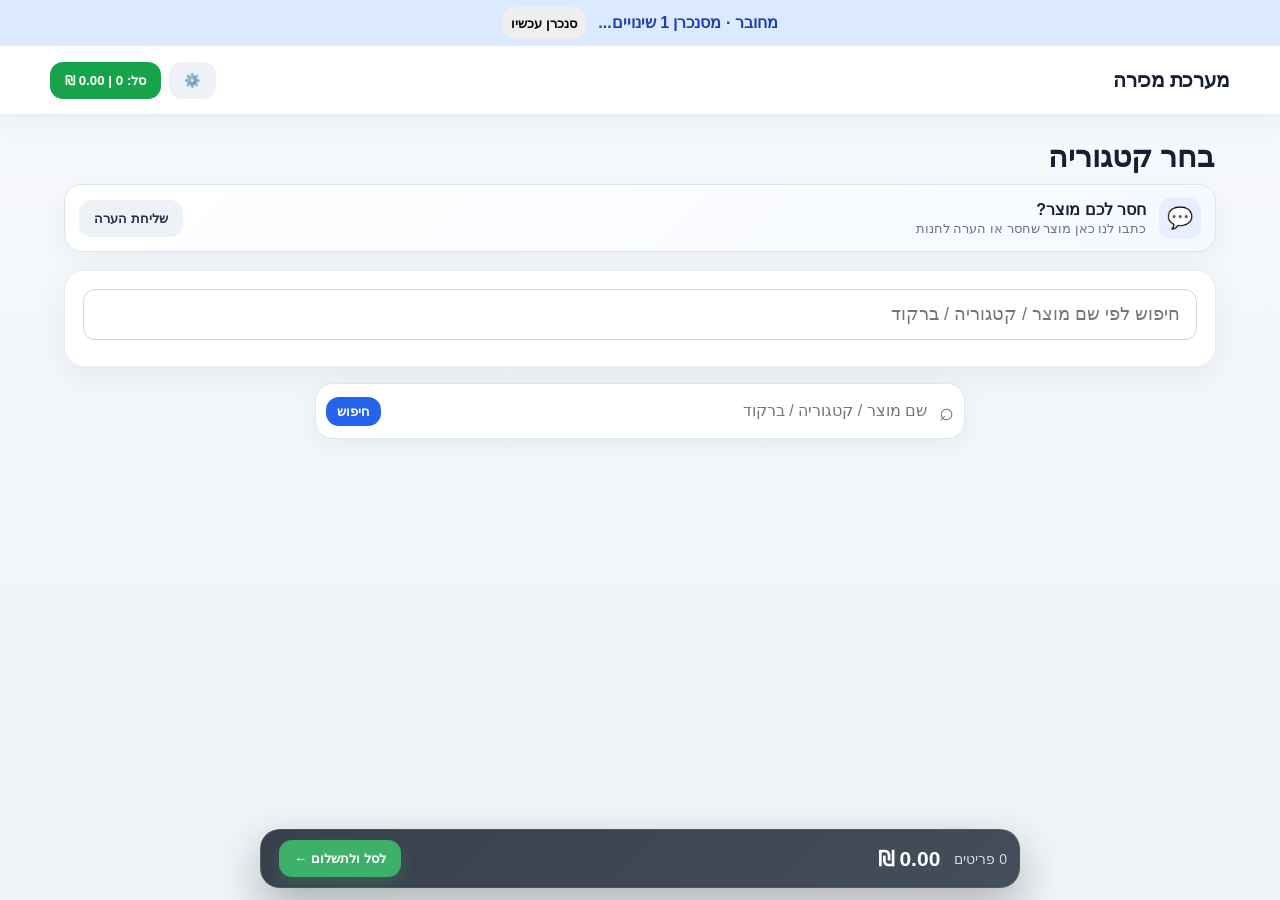
<file: index.html>
<!DOCTYPE html><html dir="rtl" lang="he"><head><meta charset="utf-8"><meta name="viewport" content="width=device-width,initial-scale=1,viewport-fit=cover"><meta name="theme-color" content="#2563eb"><meta name="mobile-web-app-capable" content="yes"><meta name="apple-mobile-web-app-capable" content="yes"><meta name="apple-mobile-web-app-status-bar-style" content="default"><meta name="apple-mobile-web-app-title" content="מערכת מכירה"><title>מערכת מכירה</title><link rel="manifest" href="manifest.webmanifest"><link rel="icon" href="app-icon.svg" type="image/svg+xml"><link href="styles.css" rel="stylesheet"><link href="vendpay-ui.css?v=20261020" rel="stylesheet"><link rel="stylesheet" href="vendpay-nedarim.css?v=20261021-3"><link rel="stylesheet" href="/vendpay-refresh.css?v=20261022-3"></head><body><header><div class="top"><b>מערכת מכירה</b><div class="actions"><button class="light" id="adminBtn" onclick="openAdmin()" title="הגדרות">⚙️</button><button class="red hidden" id="logoutBtn" onclick="logout()">יציאה</button><button class="green" onclick="show('cart')">סל: <span id="count">0</span> | <span id="headTotal">0.00</span> ₪</button></div></div></header><main><section class="screen active" id="home"><div class="card"><h2>בחר קטגוריה</h2></div><div class="categories-grid" id="categories"></div></section><section class="screen" id="category"><div class="bar"><h2 id="catTitle"></h2><button class="light" onclick="show('home')">חזרה</button></div><div class="products-grid" id="products"></div></section><section class="screen" id="cart"><div class="bar"><h2>סל</h2><div><button class="red" onclick="clearCart()">רוקן סל</button> <button class="light" onclick="show('home')">חזרה</button></div></div><div id="cartRows"></div><div class="card"><div class="total"><span id="cartTotal">0.00</span> ₪</div><button class="green" onclick="startPayment()" style="width:100%">מעבר לתשלום</button></div></section><section class="screen" id="payment"><div class="paywrap"><div class="bar"><h2>תשלום מאובטח</h2><button class="light" onclick="show('cart')">חזרה</button></div><div class="paycard"><h2><span id="payAmount">0.00</span> ₪</h2><div class="paystatus" id="paymentStatus">מכין...</div><iframe id="NedarimFrame"></iframe><button class="green" id="chargeBtn" onclick="chargeCard()" style="width:100%">בצע תשלום</button><button class="green hidden" id="finishPayBtn" onclick="finishPaidSale()" style="width:100%">סיום</button></div></div></section><section class="screen" id="login"><div class="card form" style="max-width:430px;margin:auto"><h2>הגדרות</h2><label>סיסמה</label><input id="password" type="password"><button class="blue" onclick="login()">כניסה</button><p class="msg" id="authMsg"></p></div></section><section class="screen" id="admin"><div class="bar"><h2>ניהול החנות</h2><div class="actions"><button class="blue" type="button" onclick="document.getElementById('vendpayPanel').classList.remove('hidden')">ניהול VendPay24</button><button class="purple" onclick="exportExcel('full')">ייצוא מלא לאקסל</button><button class="light" onclick="show('home')">לחנות</button></div></div><div class="adminmenu"><button class="blue" onclick="adminTab('productsTab')">מוצרים</button><button class="green" onclick="adminTab('purchaseTab')">רכישה חדשה</button><button class="orange" onclick="adminTab('stockTab')">התאמות מלאי</button><button class="purple" onclick="adminTab('inventoryCountTab');renderInventoryCount()">ספירת מלאי</button><button class="light" onclick="adminTab('historyTab')">היסטוריית רכישות</button><button class="purple" onclick="adminTab('reportTab');loadSalesReport()">דוחות קניות</button></div><div class="adminTab" id="productsTab"><div class="products-admin-layout"><div class="sticky-card"><div class="card form"><div class="bar"><h3>הוספת מוצר</h3><button class="light" onclick="exportExcel('products')">Excel מוצרים</button></div><label>קטגוריה</label><select id="prodCat" onchange="rememberProdCat()"></select><label>שם המוצר</label><input id="prodName"><label>מחיר מכירה</label><input id="prodPrice" step="0.01" type="number"><label>כמות התחלתית במלאי</label><input id="prodStock" type="number" value="0"><label>התראת מלאי נמוך</label><input id="prodLow" type="number" value="3"><label>תמונת המוצר</label><input accept="image/*" id="prodImage" type="file"><button class="blue" onclick="addProduct()">הוסף מוצר</button></div><div class="card"><div class="bar"><h3>ניהול קטגוריות</h3><button class="green" onclick="openCategoryEdit()">+ קטגוריה</button></div><div class="msg">אפשר לגרור קטגוריות כדי לשנות את הסדר.</div><div id="categoryManager"></div></div></div><div class="card"><h3>קטגוריות ומוצרים</h3><div class="msg">פתח קטגוריה, ערוך מוצר או גרור אותו למיקום הרצוי.</div><div id="adminProducts"></div></div></div></div><div class="adminTab hidden" id="purchaseTab"><div class="card form"><div class="bar"><h3>רכישה חדשה</h3><button class="light" onclick="exportExcel('purchases')">Excel רכישות</button></div><div style="display:grid;grid-template-columns:repeat(auto-fit,minmax(190px,1fr));gap:10px"><div><label>ספק</label><div class="bar"><select id="purchaseSupplier" style="margin-bottom:0"></select><button class="light" onclick="openSuppliersManager()" type="button">ניהול ספקים</button></div></div><div><label>תאריך</label><input id="purchaseDate" type="date"></div><div><label>מספר חשבונית</label><input id="purchaseInvoice"></div></div><label>הערות</label><textarea id="purchaseNotes"></textarea><div class="purchase-table-wrap"><table class="purchase-table"><thead><tr><th>שם מוצר</th><th>קטגוריה למוצר חדש</th><th>מחיר קנייה</th><th>כמות</th><th>סה״כ</th><th>מחיר מכירה</th><th>מצב מחיר</th><th></th></tr></thead><tbody id="purchaseRows"></tbody></table></div><div class="purchase-footer"><button class="light" onclick="addPurchaseRow()">+ הוסף שורה</button><div class="grand-total">סה״כ: <span id="purchaseGrandTotal">0.00</span> ₪</div></div><button class="green" onclick="savePurchaseTable()" style="width:100%;margin-top:14px">שמור רכישה ועדכן מלאי</button></div></div><div class="adminTab hidden" id="stockTab"><div class="stock-adjust-grid"><div class="card form"><div class="bar"><h3>התאמת מלאי</h3><button class="light" onclick="exportExcel('inventory')">Excel מלאי</button></div><label>קטגוריה</label><select id="stockCategory" onchange="fillStockProducts()"></select><label>מוצר</label><select id="stockProduct" onchange="showCurrentStock()"></select><div class="stock-now" id="stockNow">מלאי נוכחי: 0</div><label>פעולה</label><select id="stockDirection"><option value="-1">הפחתה מהמלאי</option><option value="1">הוספה למלאי</option></select><label>כמות</label><input id="stockQty" min="1" step="1" type="number"><label>סיבה</label><select id="stockReason"><option value="מכירה במזומן">מכירה במזומן</option><option value="מוצר התקלקל">מוצר התקלקל</option><option value="ספירת מלאי">ספירת מלאי / תיקון</option><option value="החזרה למלאי">החזרה למלאי</option><option value="שימוש פנימי">שימוש פנימי</option><option value="אחר">אחר</option></select><label>הערה</label><textarea id="stockNote"></textarea><button class="orange" onclick="saveStockAdjustment()">שמור התאמת מלאי</button></div><div class="card"><div class="bar"><h3>היסטוריית שינויים</h3><button class="light" onclick="loadInventoryHistory()">רענן</button></div><div id="inventoryHistory"></div></div></div></div><div class="adminTab hidden" id="inventoryCountTab"><div class="card form"><div class="bar"><div><h3>ספירת מלאי בזמן אמת</h3><div class="msg" id="inventoryCountSummary">0 מוצרים נספרו</div></div><button class="light" onclick="renderInventoryCount()">רענן</button></div><details class="card" style="margin:14px 0"><summary style="cursor:pointer;font-weight:700">+ מוצר חדש שלא קיים</summary><div class="form" style="margin-top:12px"><label>קטגוריה</label><select id="countNewCategory"></select><label>שם המוצר</label><input id="countNewName"><label>מחיר מכירה</label><input id="countNewPrice" min="0" step="0.01" type="number"><label>כמות בספירה</label><input id="countNewStock" min="0" step="1" type="number" value="0"><label>התראת מלאי נמוך</label><input id="countNewLow" min="0" step="1" type="number" value="3"><label>תמונת המוצר</label><input accept="image/*" id="countNewImage" type="file"><button class="green" onclick="addInventoryCountProduct()">שמור מוצר והוסף לספירה</button></div></details><div class="msg">הזן רק את הכמות שקיימת כרגע. הטיוטה נשמרת אוטומטית במכשיר.</div><div id="inventoryCountRows"></div><div class="card" style="margin-top:16px"><h3>סיום הספירה</h3><div style="display:grid;gap:10px"><button class="light" onclick="saveInventoryCountOnly()">שמור בלי לעדכן מלאי</button><button class="green" onclick="applyInventoryCount(false)">שמור ועדכן רק מוצרים שנספרו</button><button class="purple" onclick="applyInventoryCount(true)">שמור, עדכן מוצרים שנספרו ואפס את השאר</button></div></div></div></div><div class="adminTab hidden" id="historyTab"><div class="card"><div class="bar"><h3>היסטוריית רכישות</h3><button class="light" onclick="loadPurchaseHistory()">רענן</button></div><div id="purchasesList"></div></div></div><div class="adminTab hidden" id="reportTab"><div class="card form"><div class="bar"><h3>דוחות קניות לקוחות</h3><button class="light" onclick="exportSalesReportExcel()">Excel לפי הסינון</button></div><div class="report-filters"><div><label>מתאריך</label><input id="reportFrom" type="date"></div><div><label>עד תאריך</label><input id="reportTo" type="date"></div><button class="purple" onclick="loadSalesReport()">הצג דוח</button></div></div><div class="summary-grid" id="reportSummary"></div><div class="card"><h3>לפי מוצר</h3><div id="reportProducts"></div></div><div class="card"><h3>עסקאות לקוחות</h3><div id="reportSuppliers"></div></div><div class="card"><h3>מידע</h3><div id="reportCategories"></div></div></div></section></main><div class="modal hidden" id="supplierModal"><div class="modal-card form"><div class="bar"><h3>ניהול ספקים</h3><div><button class="light" onclick="exportExcel('suppliers')">Excel ספקים</button> <button class="light" onclick="closeSuppliersManager()">סגור</button></div></div><input id="supplierEditId" type="hidden"><label>שם ספק</label><input id="supplierName"><label>טלפון</label><input id="supplierPhone"><label>מייל</label><input id="supplierEmail"><label>תנאי תשלום</label><input id="supplierTerms"><label>הערות</label><textarea id="supplierNotes"></textarea><div class="row-actions"><button class="orange" id="supplierSaveBtn" onclick="saveSupplier()">הוסף ספק</button><button class="light hidden" id="supplierCancelEditBtn" onclick="cancelSupplierEdit()">בטל עריכה</button></div><hr><div id="supplierManagerList"></div></div></div><div class="modal hidden" id="editModal"><div class="modal-card form"><div class="bar"><h3>עריכת מוצר</h3><button class="light" onclick="closeEdit()">סגור</button></div><input id="editId" type="hidden"><label>שם המוצר</label><input id="editName"><label>קטגוריה</label><select id="editCategory"></select><label>התראת מלאי נמוך</label><input id="editLow" type="number"><label>החלפת תמונה</label><input accept="image/*" id="editImage" type="file"><div class="row-actions"><button class="blue" onclick="saveEdit()">שמור</button><button class="red" onclick="archiveCurrentProduct()">מחיקת מוצר</button></div></div></div><div class="modal hidden" id="categoryModal"><div class="modal-card form"><div class="bar"><h3 id="categoryModalTitle">עריכת קטגוריה</h3><button class="light" onclick="closeCategoryEdit()">סגור</button></div><input id="categoryEditId" type="hidden"><label>שם הקטגוריה</label><input id="categoryName"><label>תצוגת תמונה</label><select id="categoryImageMode" onchange="toggleCategoryImageUpload()"><option value="auto">אוטומטי — תמונות מהמוצרים</option><option value="custom">תמונה מותאמת אישית</option></select><div class="hidden" id="categoryImageUploadWrap"><label>תמונה מותאמת לקטגוריה</label><input accept="image/*" id="categoryImage" type="file"></div><button class="green" onclick="saveCategory()">שמור קטגוריה</button></div></div><div class="modal hidden" id="purchaseEditModal"><div class="modal-card form"><div class="bar"><h3>עריכת רכישה</h3><button class="light" onclick="closePurchaseEdit()">סגור</button></div><input id="peId" type="hidden"><label>ספק</label><select id="peSupplier"></select><label>תאריך</label><input id="peDate" type="date"><label>חשבונית</label><input id="peInvoice"><label>הערות</label><textarea id="peNotes"></textarea><div class="history-table-wrap"><table class="purchase-table"><thead><tr><th>מוצר</th><th>מחיר קנייה</th><th>כמות</th><th>מחיר מכירה</th></tr></thead><tbody id="peRows"></tbody></table></div><button class="blue" onclick="savePurchaseEdit()" style="width:100%;margin-top:12px">שמור שינויים</button></div></div><div class="modal hidden" id="vendpayPanel" role="dialog" aria-modal="true" aria-labelledby="vendpayTitle"><div class="modal-card" style="width:min(1100px,96vw);max-width:1100px;max-height:94vh;overflow:auto"><div class="bar"><div class="vp-heading"><span class="vp-eyebrow">סביבת הניהול שלך</span><h2 id="vendpayTitle">ניהול VendPay24</h2><p>לקוחות, שלוחות והודעות — במקום אחד</p></div><div class="actions"><a href="/vendpay.html" target="_blank" rel="noopener">פתח את אתר הניהול בנפרד ↗</a><button class="light" type="button" onclick="vendpayClose()">סגור וחזור לניהול</button></div></div><div class="card form" id="vendpayLogin"><h3>כניסת מנהל מאובטחת</h3><p class="msg">הכניסה לחשבון Supabase נפרדת מסיסמת ניהול החנות. אין לשתף סיסמה עם אחרים.</p><label for="vendpayEmail">כתובת מייל</label><input id="vendpayEmail" type="email" autocomplete="username"><label for="vendpayPassword">סיסמת Supabase</label><input id="vendpayPassword" type="password" autocomplete="current-password"><button class="blue" type="button" onclick="vendpaySignIn()">התחבר</button></div><dialog id="vpCustomerDialog" aria-labelledby="vpCustomerTitle"><form id="vpCustomerForm" onsubmit="event.preventDefault();vendpaySaveProfile()"><h3 id="vpCustomerTitle">עריכת פרטי לקוח</h3><label for="vpEditName">שם הלקוח</label><input id="vpEditName" required maxlength="120"><label for="vpEditIdentifier">מספר זיהוי</label><input id="vpEditIdentifier" required inputmode="numeric" pattern="[0-9]{1,8}" maxlength="8"><label for="vpEditAddress">כתובת</label><input id="vpEditAddress" maxlength="300" autocomplete="street-address"><label for="vpEditPhone">מספר טלפון</label><input id="vpEditPhone" type="tel" dir="ltr" maxlength="32" autocomplete="tel"><p id="vpProfileStatus" role="status" aria-live="polite"></p><div class="actions"><button id="vpProfileSave" class="green" type="submit">שמור שינויים</button><button class="light" type="button" onclick="document.getElementById('vpCustomerDialog').close()">ביטול</button></div></form></dialog><div class="card form hidden" id="vendpayWorkspace"><div class="bar vp-workspace-toolbar"><h3>לקוחות ושלוחות</h3><div class="actions"><button class="light" type="button" onclick="vendpayLoad()">רענן</button><button class="light" type="button" onclick="vendpayCheckAdmin()">בדוק חיבור ניהול</button><button class="blue" type="button" onclick="vendpayLoadLog()">יומן פעולות</button><button class="blue" type="button" onclick="vendpayLoadVoice()">הודעות הקו</button><button class="red" type="button" onclick="vendpayLogout()">התנתק</button></div></div><div class="card"><div class="bar"><div><h3>נדרים פלוס</h3><p class="msg">חיבור מוסד וכללי תשלום לכל לקוח</p></div><button type="button" class="blue" onclick="vendpayNedarimOpen()">כניסה לניהול נדרים פלוס</button></div></div><dialog id="vpNedarimDialog" class="vp-np" aria-labelledby="npTitle">
<div class="np-top"><div><span class="np-eyebrow">חיבור תשלומים</span><h2 id="npTitle">נדרים פלוס</h2><p>מוסד וכללים נפרדים לכל לקוח</p></div><button type="button" class="light" onclick="vendpayNedarimClose()">סגירה</button></div>
<div class="np-body">
<label for="npTenant">לקוח VendPay</label><select id="npTenant"></select>
<p id="npMessage" role="status" aria-live="polite"></p>
<div class="np-summary"><div><span class="np-eyebrow">המוסד המחובר</span><strong id="npInstitution">לא הוגדר</strong><span id="npInstitutionName"></span></div><span id="npBadge" class="np-badge">לא מחובר</span></div>
<details id="npConnection"><summary>הגדרת מוסד ומפתח חיבור</summary>
<form id="npConnectionForm"><div class="np-fields"><label>מספר מוסד<input id="npMosad" inputmode="numeric" pattern="[1-9][0-9]{2,14}" maxlength="15" required dir="ltr"></label><label>מפתח API<input id="npKey" type="password" autocomplete="new-password" maxlength="2000" required placeholder="המפתח השמור אינו מוצג"></label></div><p class="np-note">המפתח נשמר מוצפן. מוסד חדש מתחיל מתשלומים חדשים בלבד. החלפת מוסד מפסיקה את החיבור הקודם של לקוח זה.</p><button class="blue" type="submit">בדוק ושמור חיבור</button></form>
</details>
<section class="np-section"><div class="np-bar"><div><h3>כללי התשלום</h3><p class="np-note">בחרו קטגוריה ומה יקרה לאחר תשלום. פתיחת דלת בלבד אינה דורשת מספר כרטיס. להארכת מנוי יש להזין את מספר הכרטיס בהערות.</p></div><button type="button" class="blue" id="npAdd">＋ הוספת כלל</button></div>
<div class="np-bar"><span id="npCategoriesInfo" class="np-note"></span><button class="light" type="button" id="npRefreshCategories">רענון קטגוריות</button></div>
<form id="npEditor" class="np-editor" hidden><h4 id="npEditorTitle">כלל חדש</h4><div class="np-fields"><label>קטגוריה בנדרים פלוס<select id="npCategory" required></select></label><label>פעולה לאחר תשלום<select id="npAction"><option value="renew">הארכת תוקף כמו בטלפון</option><option value="open">פתיחת דלת</option><option value="both">הארכת תוקף ופתיחת דלת</option></select></label></div><p class="np-note">פתיחת דלת בלבד: תשלום מאושר מספיק, ללא מספר כרטיס. הארכת מנוי: נדרש מספר כרטיס בהערות; התוקף יוארך עד ראש חודש הבא בלי לקצר תוקף ארוך יותר.</p><div class="np-bar"><button class="green" type="submit">שמור כלל</button><button class="light" type="button" id="npCancel">ביטול</button></div></form>
<div id="npRules"></div></section>
<section class="np-section" id="npPricingSection"><div class="np-bar"><div><h3>סכומי מינימום לפי ימים ושעות</h3><p class="np-note">מחיר רגיל לכל קטגוריה, עם סכומים אחרים בזמנים שתבחרו. לפי שעון ישראל, כולל שעון קיץ.</p></div><button type="button" class="blue" id="npPriceAdd">הגדרת סכום</button></div>
<p id="npPriceInfo" class="np-note" role="status"></p>
<form id="npPriceEditor" class="np-editor" hidden><h4 id="npPriceTitle">תזמון סכום מינימום</h4>
<div class="np-fields"><label>קטגוריה<select id="npPriceCategory" required></select></label><label>סכום מינימום רגיל בשקלים<input id="npPriceDefault" type="number" min="0" max="100000" step="0.01" required inputmode="decimal"></label></div>
<p class="np-note">הסכום הרגיל חל כשאין טווח מתאים. ללא טווחים, הסכום הרגיל חל בכל השבוע.</p>
<div id="npPricePeriods"></div><button type="button" class="light" id="npPricePeriodAdd">＋ הוסף טווח ימים ושעות</button>
<label class="np-check"><input id="npPriceEnabled" type="checkbox"> הפעל עדכון אוטומטי בנדרים פלוס</label>
<p class="np-note">הפעלה תחיל גם את הסכום המתאים לעכשיו. הבדיקה מתבצעת בכל דקה; ייתכן עיכוב בסנכרון למכשיר נדרים. כיבוי עוצר עדכונים ומשאיר בנדרים את הסכום האחרון.</p>
<div class="np-bar"><button type="submit" class="green">שמור תזמון</button><button type="button" class="light" id="npPriceCancel">ביטול</button></div></form>
<div id="npPrices"></div></section><section class="np-section"><div class="np-bar"><h3>טיפול בתשלומים</h3><button class="light" type="button" id="npRefreshStatus">רענון תוצאות</button></div><p id="npRunStatus" class="np-note"></p><div id="npEvents" class="np-table"></div><p class="np-note">הבדיקה מתבצעת בכל דקה. עסקאות חריגות דורשות בדיקה. פקודת פתיחה שנשלחה אינה אישור לפתיחה פיזית.</p></section>
</div></dialog><div class="card hidden" id="vpVoicePanel"><h3>הודעות הקו</h3><p class="msg">הנוסחים משותפים לכל הלקוחות בחיבור שנבחר. כאן מופיעות הודעות המערכת שלנו, כולל הודעות שגיאה ומקטעים שמצטרפים להודעה. הודעות מובנות של ימות המשיח ושמות שמגיעים מחשבון VendPay אינם מנוהלים כאן. עריכת נוסח אינה משנה את המקשים או את הפעולה.</p><label for="vpVoiceSearch">חיפוש הודעה או מצב</label><input id="vpVoiceSearch" oninput="vendpayRenderVoice()" placeholder="למשל תוקף או אישור"><label for="vpVoiceSource">שלוחה / חיבור</label><select id="vpVoiceSource" onchange="vendpayRenderVoice()"><option value="">כל החיבורים</option></select><p id="vpVoiceStatus" role="status"></p><div id="vpVoiceRows"></div></div><div class="card hidden" id="vpLogPanel"><h3>יומן פעולות</h3><p class="msg">עד 200 הרשומות האחרונות לפי הסינון. השעות לפי שעון ישראל. בחיבור הישן הפעולות מוצגות כחשבון המקורי. פקודה שנשלחה אינה אישור לפתיחה פיזית. תיעוד השיחות מתחיל מעדכון היומן.</p><label for="vpLogTenant">לקוח</label><select id="vpLogTenant"><option value="">כל הלקוחות והחשבון המקורי</option></select><label for="vpLogKind">פעולה</label><select id="vpLogKind"><option value="">כל הפעולות כולל ניהול</option><option value="open">פתיחת דלת</option><option value="create">הוספת מנוי</option><option value="edit">עריכת מנוי</option><option value="check">בדיקת חיבור</option><option value="health">בדיקת שלוחה</option><option value="summary">סיכום מנויים</option><option value="price_zones">אזורי מחיר</option><option value="mode_zones">אזורי מצב</option></select><label for="vpLogSince">מתאריך</label><input id="vpLogSince" type="date"><label for="vpLogUntil">עד תאריך</label><input id="vpLogUntil" type="date"><button class="light" type="button" onclick="vendpayLoadLog()">הצג / רענן יומן</button><div id="vpLogRows" style="overflow-x:auto"></div></div><div class="vp-customer-section"><div class="vp-new-customer"><h3>הוספת לקוח</h3><p class="msg">הוסיפו לקוח, שמרו את פרטי ההתחברות ובדקו את החיבור. לאחר בדיקת חיבור הגדירו מסוף והפעילו את שלוחת פתיחת הדלת.</p><label for="vendpayName">שם הלקוח</label><input id="vendpayName" maxlength="120"><label for="vendpayExtension">מספר זיהוי (ספרות בלבד)</label><input id="vendpayExtension" inputmode="numeric" maxlength="8" pattern="[0-9]*"><label for="vendpayAddress">כתובת</label><input id="vendpayAddress" maxlength="300" autocomplete="street-address"><label for="vendpayPhone">מספר טלפון</label><input id="vendpayPhone" type="tel" dir="ltr" maxlength="32" autocomplete="tel"><button class="green" type="button" onclick="vendpayCreate()">הוסף לקוח לא פעיל</button></div><div class="vp-customer-list"><h3>הלקוחות שלך</h3><label for="vendpayFilter">חיפוש לקוח</label><input id="vendpayFilter" placeholder="חיפוש לפי שם, מספר זיהוי, טלפון או כתובת" oninput="vendpayFilterRows()" autocomplete="off"><div id="vendpayCustomers" style="margin-top:16px;overflow-x:auto"></div></div></div><div class="card vp-account-section" style="margin-top:12px"><h3>חיבור חשבון VendPay24 ללקוח</h3><p class="msg">פרטי החיבור נשמרים פעם אחת. בבחירת לקוח קיים תתבצע בדיקה אוטומטית ויוצגו הגדרות השלוחות של לקוח פעיל. פתחו עדכון פרטי התחברות רק אם ברצונכם לשנות אותם.</p><p class="msg">לקוחות חדשים נשארים לא פעילים עד בדיקת חיבור. פרטי ההתחברות נשלחים ישירות לפונקציית Supabase ונשמרים מוצפנים.</p><label for="vpCredentialTenant">לקוח</label><select id="vpCredentialTenant" onchange="vendpaySelectTenant(true)"><option value="">בחר לקוח</option></select><p id="vpSavedConnection" class="msg" role="status"></p><details id="vpCredentialsEditor"><summary style="cursor:pointer">חיבור ראשון / עדכון פרטי התחברות</summary><label for="vpCredentialUser">שם משתמש VendPay24</label><input id="vpCredentialUser" autocomplete="off" maxlength="200"><label for="vpCredentialPass">סיסמת VendPay24</label><input id="vpCredentialPass" type="password" autocomplete="new-password" maxlength="500"><input id="vpCredentialCode" type="hidden" value=""><button type="button" class="blue" onclick="vendpaySaveCredentials()">שמור פרטי התחברות מוצפנים</button></details> <button type="button" class="light" onclick="vendpayCheckConnection()">בדוק חיבור VendPay24</button><p class="msg">הבדיקה מבצעת התחברות וקריאת מצב בלבד. אינה פותחת דלת ואינה מפעילה לקוח.</p><div class="card vp-activation"><h3>הפעלת שלוחת פתיחת דלת</h3><p class="msg">בחרו את הדלת שתרצו לפתוח מתוך הרשימה שהתקבלה מהחשבון. לאחר הפעלה ניתן להעתיק הגדרות נפרדות לשלוחות פתיחה, הוספת מנוי ועריכת מנוי.</p><label for="vpTerminal">בחרו דלת מתוך חשבון הלקוח</label><select id="vpTerminal"><option value="">בצעו בדיקת חיבור לטעינת הדלתות</option></select><input id="vpGateStatus" type="hidden" value="2"><button class="green" type="button" onclick="vendpaySetActive(true)">הפעל לקוח</button> <button class="red" type="button" onclick="vendpaySetActive(false)">השבת לקוח</button> <button class="light" type="button" onclick="vendpayShowConfig()">הצג הגדרות שלוחה</button><div id="vpConfigPanel" class="hidden"><p class="msg">ההגדרות כוללות מפתח פרטי. הדביקו אותן רק בשלוחה המוגנת של הלקוח בימות המשיח.</p><label for="vpCheckConfig">הגדרות לבדיקת חיבור בלבד</label><textarea id="vpCheckConfig" readonly dir="ltr" rows="8"></textarea><label for="vpOpenConfig">הגדרות לפתיחת דלת</label><textarea id="vpOpenConfig" readonly dir="ltr" rows="8"></textarea><p class="msg">את שתי ההגדרות הבאות יש להדביק בשלוחות ניהול נפרדות, מוגנות בקוד כניסה בימות המשיח. כל אחת פועלת רק בחשבון הלקוח שנבחר. מספר הזיהוי באתר הוא תווית זיהוי ואינו יוצר שלוחה בימות המשיח.</p><label for="vpCreateConfig">הגדרות לשלוחת הוספת מנוי</label><textarea id="vpCreateConfig" readonly dir="ltr" rows="8"></textarea><label for="vpEditConfig">הגדרות לשלוחת עריכת מנוי ותוקף</label><textarea id="vpEditConfig" readonly dir="ltr" rows="8"></textarea><label for="vpSummaryConfig">הגדרות לשלוחת סיכום מנויים</label><textarea id="vpSummaryConfig" readonly dir="ltr" rows="8"></textarea><label for="vpReportsConfig">הגדרות לשלוחת סיכומי כניסות והכנסות לפי תאריכים</label><textarea id="vpReportsConfig" readonly dir="ltr" rows="8"></textarea><p class="msg">בתפריט הטלפוני: כניסות או הכנסות, ולאחר מכן היום, אתמול, שבוע, חודש או טווח תאריכים לועזי. השבוע מתחיל ביום ראשון. ההכנסות הן מזומן ואשראי לפי וונד פיי, ללא ספירה נוספת של חיוב מיתרת כרטיס.</p><label for="vpPriceZonesConfig">הגדרות לשלוחת אזורי מחיר</label><textarea id="vpPriceZonesConfig" readonly dir="ltr" rows="8"></textarea><label for="vpModeZonesConfig">הגדרות לשלוחת אזורי מצב</label><textarea id="vpModeZonesConfig" readonly dir="ltr" rows="8"></textarea><p class="msg">שלוחות האזורים עורכות את המסוף שנבחר ללקוח. השינוי נשלח רק לאחר אישור בטלפון. מצב פתוח או סגור עשוי להשפיע מיד על הכניסה.</p></div></div></div></div><p id="vendpayMessage" class="msg" role="status" aria-live="polite"></p></div></div><script src="vendpay-admin.js?v=20261021-5"></script><div class="bottom"><div><button class="light" onclick="show('home')">מסך ראשי</button><button class="green" onclick="show('cart')">לתשלום: <span id="bottomTotal">0.00</span> ₪</button></div></div><script defer src="app.js"></script><script>if('serviceWorker' in navigator){window.addEventListener('load',()=>navigator.serviceWorker.register('/sw.js').catch(console.error));}</script><script src="vendpay-nedarim.js?v=20261021-3"></script><script src="/vendpay-layout.js?v=20261022-3"></script><script defer src="finance-panel.js?v=20261022-1"></script></body></html>
</file>
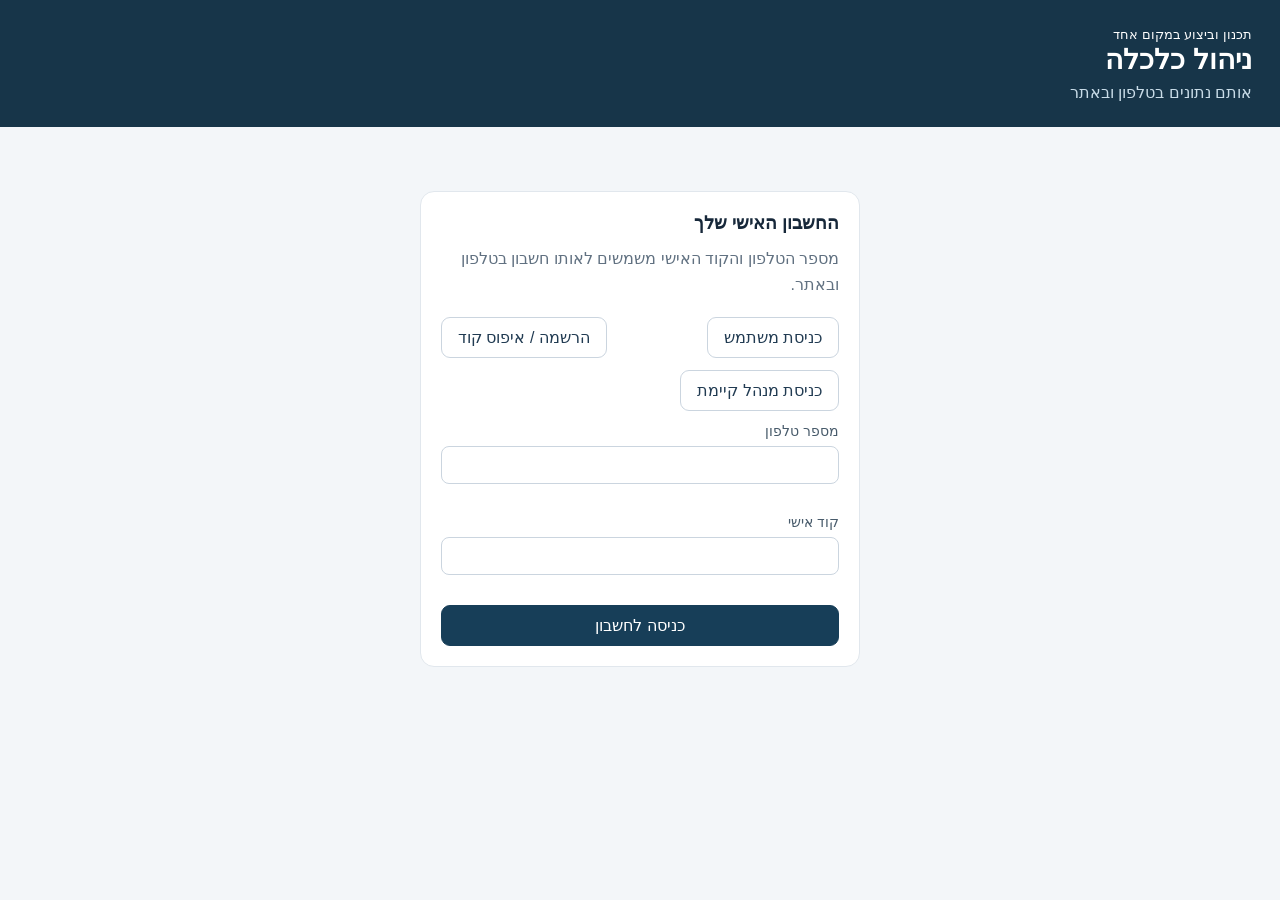
<file: finance.html>
<!doctype html><html lang="he" dir="rtl"><head><meta charset="utf-8"><meta name="viewport" content="width=device-width,initial-scale=1"><title>ניהול כלכלה</title><link rel="stylesheet" href="finance.css?v=4"><script src="finance-billing-ui.js?v=1" defer></script></head><body><header><div><small>תכנון וביצוע במקום אחד</small><h1>ניהול כלכלה</h1><p>אותם נתונים בטלפון ובאתר</p></div><button id="logout" hidden>התנתקות</button></header><main><p id="status" role="status" aria-live="polite"></p><section id="login" class="card login"><h2>החשבון האישי שלך</h2><p>מספר הטלפון והקוד האישי משמשים לאותו חשבון בטלפון ובאתר.</p><div class="toolbar"><button id="memberMode" type="button">כניסת משתמש</button><button id="registerMode" type="button">הרשמה / איפוס קוד</button><button id="ownerMode" type="button">כניסת מנהל קיימת</button></div><form id="memberLogin"><label>מספר טלפון<input id="memberPhone" type="tel" autocomplete="tel" required></label><label>קוד אישי<input id="memberPin" type="password" inputmode="numeric" pattern="[0-9]{6,12}" autocomplete="current-password" required></label><button id="memberSignIn" class="primary">כניסה לחשבון</button></form><p id="registrationNotice" hidden>הרשמה ואיפוס קוד ייפתחו לאחר הפעלת האימות הקולי. עדיין אי אפשר לרשום מספר חדש.</p><p id="ownerNotice" hidden>כניסה לחשבון המנהל הקיים של VendPay24. הנתונים הקיימים נשמרו בחשבון שלך.</p><form id="loginForm" hidden><label>מייל<input id="email" type="email" autocomplete="username" required></label><label>סיסמה<input id="password" type="password" autocomplete="current-password" required></label><button class="primary" id="signIn">כניסה</button></form></section><section id="workspace" hidden><nav aria-label="ניהול כלכלה"><button data-view="report">סיכום ופירוט</button><button data-view="recurring">קבועות — צפוי ובוצע</button><button data-view="categories">קטגוריות</button><button data-view="budgets">תקציב חודשי</button><button data-view="account">החשבון והמנויים שלי</button><button data-view="services" id="servicesNav" hidden>ניהול שירותים ותמחור</button></nav><div class="toolbar card"><div><button class="primary" id="addExpense">＋ הוצאה</button><button class="primary" id="addIncome">＋ הכנסה</button></div><div><button id="speakSummary">השמעת הסיכום 🔊</button><button id="stopSpeech">עצירת הקראה</button><button id="refresh">רענון</button><button id="exportFiltered">הורדת פירוט מסונן</button><button id="exportAll">הורדת פירוט מלא</button><button id="emailFiltered">שליחת פירוט מסונן למייל</button><button id="emailAll">שליחת פירוט מלא למייל</button></div></div>
<section id="reportView"><form id="filters" class="card filters"><label>תקופה<select id="period"><option value="month">החודש</option><option value="previous">החודש הקודם</option><option value="year">השנה</option><option value="today">היום</option><option value="custom">טווח תאריכים</option></select></label><label>מתאריך<input id="from" type="date" required></label><label>עד תאריך<input id="to" type="date" required></label><label>פעולה<select id="kind"><option value="">הכל</option><option value="income">הכנסות</option><option value="expense">הוצאות</option></select></label><label>סוג<select id="flow_type"><option value="">כל הסוגים</option><option value="current">שוטפות</option><option value="exceptional">חריגות</option><option value="annual">שנתיות</option><option value="fixed">קבועות</option></select></label><label>קטגוריה<select id="category_id"><option value="">הכל</option></select></label><label>מצב<select id="entryStatus"><option value="">הכל</option><option value="actual">בוצע</option><option value="planned">צפוי</option></select></label><label>סכום מדויק בשקלים<input id="exactAmount" type="number" min="0.01" step="0.01"></label><label>חיפוש הערה או מספר פעולה<input id="search" maxlength="100"></label><label class="check"><input id="include_voided" type="checkbox">הצג גם מבוטלות</label><button class="primary">הצג</button><button id="compare" type="button">השוואה לחודש הקודם</button></form><div id="report" hidden><div class="stats"><div class="card"><span>הכנסות בפועל</span><strong id="income" class="income"></strong></div><div class="card"><span>הוצאות בפועל</span><strong id="expense" class="expense"></strong></div><div class="card"><span>הפרש בפועל</span><strong id="balance"></strong></div><div class="card"><span>הכנסות שעדיין צפויות</span><strong id="plannedIncome"></strong></div><div class="card"><span>הוצאות שעדיין צפויות</span><strong id="plannedExpense"></strong></div><div class="card"><span>הפרש לאחר כל הצפוי</span><strong id="forecast"></strong></div></div><p id="comparison" class="card" hidden></p><div class="card"><h2>לפי סוג</h2><div id="groups" class="groups"></div></div><details class="card"><summary>פירוט לפי קטגוריות</summary><div id="byCategory"></div></details><section class="card"><h2>פירוט פעולות</h2><p id="count" class="muted"></p><div class="table-wrap"><table><thead><tr><th>מספר</th><th>תאריך</th><th>פעולה</th><th>סוג</th><th>קטגוריה</th><th>סכום</th><th>מצב</th><th>אמצעי תשלום</th><th>הערה</th><th>פעולות</th></tr></thead><tbody id="rows"></tbody></table></div><div class="pager"><button id="prev">הקודם</button><span id="pageLabel"></span><button id="next">הבא</button></div></section></div></section>
<section id="recurringView" class="card" hidden><div class="toolbar"><h2>הכנסות והוצאות קבועות</h2><button id="addRecurring">＋ קבועה חדשה</button></div><p class="muted">כל קבועה יוצרת פעולה צפויה בכל חודש. סימון „בוצע” נעשה בפירוט הפעולות. עריכת קבועה משנה רק פעולות צפויות מהחודש הנוכחי ואילך; תנועות שבוצעו נשמרות.</p><div id="recurringRows" class="table-wrap"></div></section>
<section id="categoriesView" class="card" hidden><div class="toolbar"><h2>קטגוריות</h2><button id="addCategory">＋ קטגוריה</button></div><p class="muted">משותפות לטלפון ולאתר. שינוי שם מופיע גם בפעולות קודמות. השייכות להכנסה או הוצאה נשמרת.</p><div id="categoryRows"></div></section>
<section id="budgetsView" class="card" hidden><div class="toolbar"><h2>תקציב חודשי לפי קטגוריה</h2><button id="addBudget">הגדרת תקציב</button></div><label>חודש<input id="budgetMonth" type="month"></label><p class="muted">תקציב הוא יעד בלבד ואינו הוצאה או הפרשה. הוצאות שנתיות נרשמות בפועל בלבד, ללא חלוקה חודשית.</p><div id="budgetRows"></div></section><section id="accountView" class="card" hidden><h2>פרטי החשבון</h2><p id="accountPhone"></p><button id="linkPhone" type="button">קישור או שינוי מספר טלפון</button><form id="profileForm"><label>שם<input id="profileName" maxlength="80"></label><button>שמירת שם</button></form><h3>מייל לקבלת דוחות</h3><p id="profileEmail"></p><p class="muted">הגדרת מייל ואימותו זמינים כאשר ספק הדואר מחובר. דוחות יישלחו רק לכתובת שאומתה.</p><button id="emailSetup">הגדרת כתובת מייל</button><h3>המנויים שלי</h3><div id="subscriptionsRows"></div><h3>שירותים זמינים</h3><div id="catalogRows"></div></section><section id="servicesView" class="card" hidden><div class="toolbar"><h2>ניהול שירותים ותמחור</h2><button id="providerSettings" type="button">הגדרות ימות, מייל ונדרים פלוס</button><button id="newService">＋ שירות חדש</button></div><p class="muted">המחירים והגדרות התשלום נפרדים לכל שירות. הסכום נשמר כסכום קבוע לחיוב ולחידוש. שינוי באתר חל על הרשמות עתידיות; הוראת קבע קיימת יש לעדכן בנדרים פלוס. גבייה אינה פעילה עד לחיבור ספק סליקה מאומת.</p><div id="servicesRows"></div></section><p class="muted">תשלום חשבון אשראי אינו הוצאה חדשה אם הרכישות כבר נרשמו. הקראה באתר תלויה בזמינות קול עברי בדפדפן.</p></section></main>
<dialog id="editor"><div class="toolbar"><h2 id="editorTitle"></h2><button id="closeEditor" type="button">סגור</button></div><form id="editForm"><div id="fields" class="fields"></div><p id="editStatus" role="status"></p><p id="editHint" class="muted"></p><button id="save" class="primary">בדיקה ושמירה</button></form></dialog><dialog id="historyDialog"><div class="toolbar"><h2>היסטוריית שינויים</h2><button id="closeHistory">סגור</button></div><div id="historyRows"></div></dialog><dialog id="serviceEditor"><div class="toolbar"><h2>הגדרות שירות</h2><button id="closeService" type="button">סגור</button></div><form id="serviceForm"><div class="fields"><label>שם השירות<input id="serviceName" maxlength="80" required></label><label>מזהה שירות באנגלית<input id="serviceSlug" pattern="[a-z][a-z0-9_-]{1,39}" required></label><label>סכום החיוב בשקלים<input id="serviceFirst" type="number" min="0" max="100000" step="0.01" required></label><label hidden>מחיר חידוש בשקלים<input id="serviceRenewal" type="number" min="0" max="100000" step="0.01" required></label><label>סוג תשלום<select id="serviceMode"><option value="recurring">מנוי מתחדש</option><option value="one_time">חד פעמי</option></select></label><label>חידוש כל כמה חודשים<input id="serviceInterval" type="number" min="1" max="12" required></label><label>ימי ניסיון<input id="serviceTrial" type="number" min="0" max="365" required></label><label class="check"><input id="serviceEnabled" type="checkbox">שירות פעיל</label><label class="check"><input id="servicePaid" type="checkbox">דרוש מנוי בתשלום</label></div><p id="serviceHint"></p><p id="serviceError" role="status"></p><button id="saveService" class="primary">שמירה</button></form></dialog><script src="finance-ui.js?v=8" defer></script><script src="finance-delivery-ui.js?v=2" defer></script><script src="finance-provider-ui.js?v=6" defer></script></body></html>
</file>
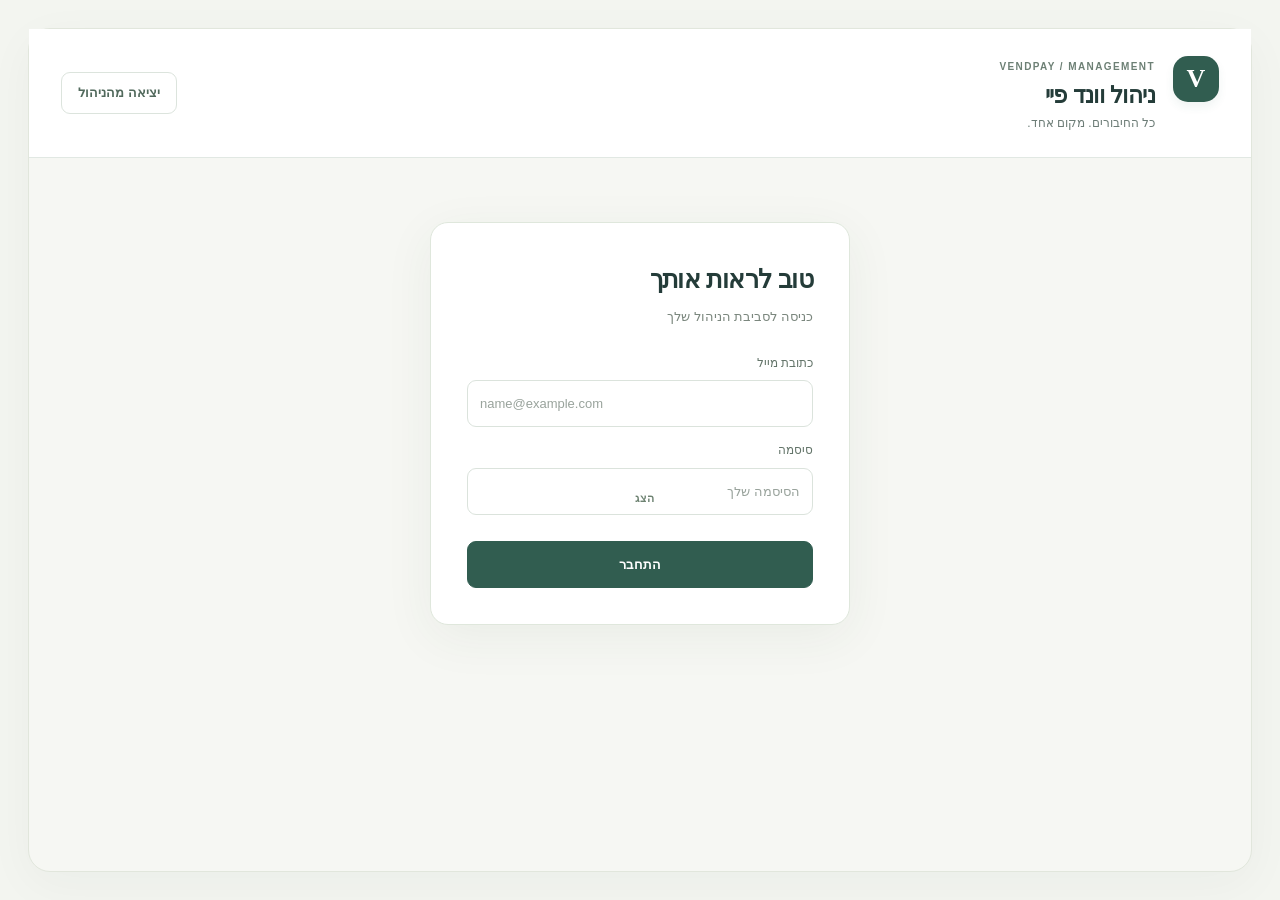
<file: vendpay.html>
<!doctype html><html lang="he" dir="rtl"><head><meta charset="utf-8"><meta name="viewport" content="width=device-width,initial-scale=1"><meta name="theme-color" content="#236a67"><meta name="robots" content="noindex"><title>VendPay — ניהול לקוחות ושלוחות</title><link rel="stylesheet" href="/styles.css"><link rel="stylesheet" href="/vendpay-ui.css?v=20261020"><link rel="stylesheet" href="/vendpay-nedarim.css?v=20261021-3"><style>body.vp-standalone{margin:0;background:#edf3f2;color:#243c43;font-family:Arial,sans-serif}.vp-standalone #vendpayPanel{position:static;display:block;min-height:100dvh;padding:24px;background:transparent;backdrop-filter:none}.vp-standalone #vendpayPanel>.modal-card{width:min(1180px,100%)!important;max-height:none!important;margin:0 auto;overflow:visible;box-shadow:0 12px 48px #1732320a}.vp-standalone #vendpayLogin{max-width:480px;margin:40px auto}.vp-standalone .hidden{display:none!important}@media(max-width:640px){.vp-standalone #vendpayPanel{padding:0}.vp-standalone #vendpayPanel>.modal-card{border-radius:0;min-height:100dvh}}</style><link rel="stylesheet" href="/vendpay-refresh.css?v=20261022-3"></head><body class="vp-standalone"><div class="modal" id="vendpayPanel" role="main" aria-labelledby="vendpayTitle"><div class="modal-card" style="width:min(1100px,96vw);max-width:1100px;max-height:94vh;overflow:auto"><div class="bar"><div class="vp-heading"><span class="vp-eyebrow">סביבת הניהול שלך</span><h2 id="vendpayTitle">ניהול VendPay24</h2><p>לקוחות, שלוחות והודעות — במקום אחד</p></div><button class="light" type="button" onclick="vendpayClose()">יציאה מהניהול</button></div><div class="card form" id="vendpayLogin"><h3>כניסת מנהל מאובטחת</h3><p class="msg">התחברו באמצעות חשבון המנהל שלכם.</p><label for="vendpayEmail">כתובת מייל</label><input id="vendpayEmail" type="email" autocomplete="username"><label for="vendpayPassword">סיסמה</label><input id="vendpayPassword" type="password" autocomplete="current-password"><button class="blue" type="button" onclick="vendpaySignIn()">התחבר</button></div><dialog id="vpCustomerDialog" aria-labelledby="vpCustomerTitle"><form id="vpCustomerForm" onsubmit="event.preventDefault();vendpaySaveProfile()"><h3 id="vpCustomerTitle">עריכת פרטי לקוח</h3><label for="vpEditName">שם הלקוח</label><input id="vpEditName" required maxlength="120"><label for="vpEditIdentifier">מספר זיהוי</label><input id="vpEditIdentifier" required inputmode="numeric" pattern="[0-9]{1,8}" maxlength="8"><label for="vpEditAddress">כתובת</label><input id="vpEditAddress" maxlength="300" autocomplete="street-address"><label for="vpEditPhone">מספר טלפון</label><input id="vpEditPhone" type="tel" dir="ltr" maxlength="32" autocomplete="tel"><p id="vpProfileStatus" role="status" aria-live="polite"></p><div class="actions"><button id="vpProfileSave" class="green" type="submit">שמור שינויים</button><button class="light" type="button" onclick="document.getElementById('vpCustomerDialog').close()">ביטול</button></div></form></dialog><div class="card form hidden" id="vendpayWorkspace"><div class="bar vp-workspace-toolbar"><h3>לקוחות ושלוחות</h3><div class="actions"><button class="light" type="button" onclick="vendpayLoad()">רענן</button><button class="light" type="button" onclick="vendpayCheckAdmin()">בדוק חיבור ניהול</button><button class="blue" type="button" onclick="vendpayLoadLog()">יומן פעולות</button><button class="blue" type="button" onclick="vendpayLoadVoice()">הודעות הקו</button><button class="red" type="button" onclick="vendpayLogout()">התנתק</button></div></div><div class="card"><div class="bar"><div><h3>נדרים פלוס</h3><p class="msg">חיבור מוסד וכללי תשלום לכל לקוח</p></div><button type="button" class="blue" onclick="vendpayNedarimOpen()">כניסה לניהול נדרים פלוס</button></div></div><dialog id="vpNedarimDialog" class="vp-np" aria-labelledby="npTitle">
<div class="np-top"><div><span class="np-eyebrow">חיבור תשלומים</span><h2 id="npTitle">נדרים פלוס</h2><p>מוסד וכללים נפרדים לכל לקוח</p></div><button type="button" class="light" onclick="vendpayNedarimClose()">סגירה</button></div>
<div class="np-body">
<label for="npTenant">לקוח VendPay</label><select id="npTenant"></select>
<p id="npMessage" role="status" aria-live="polite"></p>
<div class="np-summary"><div><span class="np-eyebrow">המוסד המחובר</span><strong id="npInstitution">לא הוגדר</strong><span id="npInstitutionName"></span></div><span id="npBadge" class="np-badge">לא מחובר</span></div>
<details id="npConnection"><summary>הגדרת מוסד ומפתח חיבור</summary>
<form id="npConnectionForm"><div class="np-fields"><label>מספר מוסד<input id="npMosad" inputmode="numeric" pattern="[1-9][0-9]{2,14}" maxlength="15" required dir="ltr"></label><label>מפתח API<input id="npKey" type="password" autocomplete="new-password" maxlength="2000" required placeholder="המפתח השמור אינו מוצג"></label></div><p class="np-note">המפתח נשמר מוצפן. מוסד חדש מתחיל מתשלומים חדשים בלבד. החלפת מוסד מפסיקה את החיבור הקודם של לקוח זה.</p><button class="blue" type="submit">בדוק ושמור חיבור</button></form>
</details>
<section class="np-section"><div class="np-bar"><div><h3>כללי התשלום</h3><p class="np-note">בחרו קטגוריה ומה יקרה לאחר תשלום. פתיחת דלת בלבד אינה דורשת מספר כרטיס. להארכת מנוי יש להזין את מספר הכרטיס בהערות.</p></div><button type="button" class="blue" id="npAdd">＋ הוספת כלל</button></div>
<div class="np-bar"><span id="npCategoriesInfo" class="np-note"></span><button class="light" type="button" id="npRefreshCategories">רענון קטגוריות</button></div>
<form id="npEditor" class="np-editor" hidden><h4 id="npEditorTitle">כלל חדש</h4><div class="np-fields"><label>קטגוריה בנדרים פלוס<select id="npCategory" required></select></label><label>פעולה לאחר תשלום<select id="npAction"><option value="renew">הארכת תוקף כמו בטלפון</option><option value="open">פתיחת דלת</option><option value="both">הארכת תוקף ופתיחת דלת</option></select></label></div><p class="np-note">פתיחת דלת בלבד: תשלום מאושר מספיק, ללא מספר כרטיס. הארכת מנוי: נדרש מספר כרטיס בהערות; התוקף יוארך עד ראש חודש הבא בלי לקצר תוקף ארוך יותר.</p><div class="np-bar"><button class="green" type="submit">שמור כלל</button><button class="light" type="button" id="npCancel">ביטול</button></div></form>
<div id="npRules"></div></section>
<section class="np-section" id="npPricingSection"><div class="np-bar"><div><h3>סכומי מינימום לפי ימים ושעות</h3><p class="np-note">מחיר רגיל לכל קטגוריה, עם סכומים אחרים בזמנים שתבחרו. לפי שעון ישראל, כולל שעון קיץ.</p></div><button type="button" class="blue" id="npPriceAdd">הגדרת סכום</button></div>
<p id="npPriceInfo" class="np-note" role="status"></p>
<form id="npPriceEditor" class="np-editor" hidden><h4 id="npPriceTitle">תזמון סכום מינימום</h4>
<div class="np-fields"><label>קטגוריה<select id="npPriceCategory" required></select></label><label>סכום מינימום רגיל בשקלים<input id="npPriceDefault" type="number" min="0" max="100000" step="0.01" required inputmode="decimal"></label></div>
<p class="np-note">הסכום הרגיל חל כשאין טווח מתאים. ללא טווחים, הסכום הרגיל חל בכל השבוע.</p>
<div id="npPricePeriods"></div><button type="button" class="light" id="npPricePeriodAdd">＋ הוסף טווח ימים ושעות</button>
<label class="np-check"><input id="npPriceEnabled" type="checkbox"> הפעל עדכון אוטומטי בנדרים פלוס</label>
<p class="np-note">הפעלה תחיל גם את הסכום המתאים לעכשיו. הבדיקה מתבצעת בכל דקה; ייתכן עיכוב בסנכרון למכשיר נדרים. כיבוי עוצר עדכונים ומשאיר בנדרים את הסכום האחרון.</p>
<div class="np-bar"><button type="submit" class="green">שמור תזמון</button><button type="button" class="light" id="npPriceCancel">ביטול</button></div></form>
<div id="npPrices"></div></section><section class="np-section"><div class="np-bar"><h3>טיפול בתשלומים</h3><button class="light" type="button" id="npRefreshStatus">רענון תוצאות</button></div><p id="npRunStatus" class="np-note"></p><div id="npEvents" class="np-table"></div><p class="np-note">הבדיקה מתבצעת בכל דקה. עסקאות חריגות דורשות בדיקה. פקודת פתיחה שנשלחה אינה אישור לפתיחה פיזית.</p></section>
</div></dialog><div class="card hidden" id="vpVoicePanel"><h3>הודעות הקו</h3><p class="msg">הנוסחים משותפים לכל הלקוחות בחיבור שנבחר. כאן מופיעות הודעות המערכת שלנו, כולל הודעות שגיאה ומקטעים שמצטרפים להודעה. הודעות מובנות של ימות המשיח ושמות שמגיעים מחשבון VendPay אינם מנוהלים כאן. עריכת נוסח אינה משנה את המקשים או את הפעולה.</p><label for="vpVoiceSearch">חיפוש הודעה או מצב</label><input id="vpVoiceSearch" oninput="vendpayRenderVoice()" placeholder="למשל תוקף או אישור"><label for="vpVoiceSource">שלוחה / חיבור</label><select id="vpVoiceSource" onchange="vendpayRenderVoice()"><option value="">כל החיבורים</option></select><p id="vpVoiceStatus" role="status"></p><div id="vpVoiceRows"></div></div><div class="card hidden" id="vpLogPanel"><h3>יומן פעולות</h3><p class="msg">עד 200 הרשומות האחרונות לפי הסינון. השעות לפי שעון ישראל. בחיבור הישן הפעולות מוצגות כחשבון המקורי. פקודה שנשלחה אינה אישור לפתיחה פיזית. תיעוד השיחות מתחיל מעדכון היומן.</p><label for="vpLogTenant">לקוח</label><select id="vpLogTenant"><option value="">כל הלקוחות והחשבון המקורי</option></select><label for="vpLogKind">פעולה</label><select id="vpLogKind"><option value="">כל הפעולות כולל ניהול</option><option value="open">פתיחת דלת</option><option value="create">הוספת מנוי</option><option value="edit">עריכת מנוי</option><option value="check">בדיקת חיבור</option><option value="health">בדיקת שלוחה</option><option value="summary">סיכום מנויים</option><option value="price_zones">אזורי מחיר</option><option value="mode_zones">אזורי מצב</option></select><label for="vpLogSince">מתאריך</label><input id="vpLogSince" type="date"><label for="vpLogUntil">עד תאריך</label><input id="vpLogUntil" type="date"><button class="light" type="button" onclick="vendpayLoadLog()">הצג / רענן יומן</button><div id="vpLogRows" style="overflow-x:auto"></div></div><div class="vp-customer-section"><div class="vp-new-customer"><h3>הוספת לקוח</h3><p class="msg">הוסיפו לקוח, שמרו את פרטי ההתחברות ובדקו את החיבור. לאחר בדיקת חיבור הגדירו מסוף והפעילו את שלוחת פתיחת הדלת.</p><label for="vendpayName">שם הלקוח</label><input id="vendpayName" maxlength="120"><label for="vendpayExtension">מספר זיהוי (ספרות בלבד)</label><input id="vendpayExtension" inputmode="numeric" maxlength="8" pattern="[0-9]*"><label for="vendpayAddress">כתובת</label><input id="vendpayAddress" maxlength="300" autocomplete="street-address"><label for="vendpayPhone">מספר טלפון</label><input id="vendpayPhone" type="tel" dir="ltr" maxlength="32" autocomplete="tel"><button class="green" type="button" onclick="vendpayCreate()">הוסף לקוח לא פעיל</button></div><div class="vp-customer-list"><h3>הלקוחות שלך</h3><label for="vendpayFilter">חיפוש לקוח</label><input id="vendpayFilter" placeholder="חיפוש לפי שם, מספר זיהוי, טלפון או כתובת" oninput="vendpayFilterRows()" autocomplete="off"><div id="vendpayCustomers" style="margin-top:16px;overflow-x:auto"></div></div></div><div class="card vp-account-section" style="margin-top:12px"><h3>חיבור חשבון VendPay24 ללקוח</h3><p class="msg">פרטי החיבור נשמרים פעם אחת. בבחירת לקוח קיים תתבצע בדיקה אוטומטית ויוצגו הגדרות השלוחות של לקוח פעיל. פתחו עדכון פרטי התחברות רק אם ברצונכם לשנות אותם.</p><p class="msg">לקוחות חדשים נשארים לא פעילים עד בדיקת חיבור. פרטי ההתחברות נשלחים ישירות לפונקציית Supabase ונשמרים מוצפנים.</p><label for="vpCredentialTenant">לקוח</label><select id="vpCredentialTenant" onchange="vendpaySelectTenant(true)"><option value="">בחר לקוח</option></select><p id="vpSavedConnection" class="msg" role="status"></p><details id="vpCredentialsEditor"><summary style="cursor:pointer">חיבור ראשון / עדכון פרטי התחברות</summary><label for="vpCredentialUser">שם משתמש VendPay24</label><input id="vpCredentialUser" autocomplete="off" maxlength="200"><label for="vpCredentialPass">סיסמת VendPay24</label><input id="vpCredentialPass" type="password" autocomplete="new-password" maxlength="500"><input id="vpCredentialCode" type="hidden" value=""><button type="button" class="blue" onclick="vendpaySaveCredentials()">שמור פרטי התחברות מוצפנים</button></details> <button type="button" class="light" onclick="vendpayCheckConnection()">בדוק חיבור VendPay24</button><p class="msg">הבדיקה מבצעת התחברות וקריאת מצב בלבד. אינה פותחת דלת ואינה מפעילה לקוח.</p><div class="card vp-activation"><h3>הפעלת שלוחת פתיחת דלת</h3><p class="msg">בחרו את הדלת שתרצו לפתוח מתוך הרשימה שהתקבלה מהחשבון. לאחר הפעלה ניתן להעתיק הגדרות נפרדות לשלוחות פתיחה, הוספת מנוי ועריכת מנוי.</p><label for="vpTerminal">בחרו דלת מתוך חשבון הלקוח</label><select id="vpTerminal"><option value="">בצעו בדיקת חיבור לטעינת הדלתות</option></select><input id="vpGateStatus" type="hidden" value="2"><button class="green" type="button" onclick="vendpaySetActive(true)">הפעל לקוח</button> <button class="red" type="button" onclick="vendpaySetActive(false)">השבת לקוח</button> <button class="light" type="button" onclick="vendpayShowConfig()">הצג הגדרות שלוחה</button><div id="vpConfigPanel" class="hidden"><p class="msg">ההגדרות כוללות מפתח פרטי. הדביקו אותן רק בשלוחה המוגנת של הלקוח בימות המשיח.</p><label for="vpCheckConfig">הגדרות לבדיקת חיבור בלבד</label><textarea id="vpCheckConfig" readonly dir="ltr" rows="8"></textarea><label for="vpOpenConfig">הגדרות לפתיחת דלת</label><textarea id="vpOpenConfig" readonly dir="ltr" rows="8"></textarea><p class="msg">את שתי ההגדרות הבאות יש להדביק בשלוחות ניהול נפרדות, מוגנות בקוד כניסה בימות המשיח. כל אחת פועלת רק בחשבון הלקוח שנבחר. מספר הזיהוי באתר הוא תווית זיהוי ואינו יוצר שלוחה בימות המשיח.</p><label for="vpCreateConfig">הגדרות לשלוחת הוספת מנוי</label><textarea id="vpCreateConfig" readonly dir="ltr" rows="8"></textarea><label for="vpEditConfig">הגדרות לשלוחת עריכת מנוי ותוקף</label><textarea id="vpEditConfig" readonly dir="ltr" rows="8"></textarea><label for="vpSummaryConfig">הגדרות לשלוחת סיכום מנויים</label><textarea id="vpSummaryConfig" readonly dir="ltr" rows="8"></textarea><label for="vpReportsConfig">הגדרות לשלוחת סיכומי כניסות והכנסות לפי תאריכים</label><textarea id="vpReportsConfig" readonly dir="ltr" rows="8"></textarea><p class="msg">בתפריט הטלפוני: כניסות או הכנסות, ולאחר מכן היום, אתמול, שבוע, חודש או טווח תאריכים לועזי. השבוע מתחיל ביום ראשון. ההכנסות הן מזומן ואשראי לפי וונד פיי, ללא ספירה נוספת של חיוב מיתרת כרטיס.</p><label for="vpPriceZonesConfig">הגדרות לשלוחת אזורי מחיר</label><textarea id="vpPriceZonesConfig" readonly dir="ltr" rows="8"></textarea><label for="vpModeZonesConfig">הגדרות לשלוחת אזורי מצב</label><textarea id="vpModeZonesConfig" readonly dir="ltr" rows="8"></textarea><p class="msg">שלוחות האזורים עורכות את המסוף שנבחר ללקוח. השינוי נשלח רק לאחר אישור בטלפון. מצב פתוח או סגור עשוי להשפיע מיד על הכניסה.</p></div></div></div></div><p id="vendpayMessage" class="msg" role="status" aria-live="polite"></p></div></div><script src="/vendpay-admin.js?v=20261022-3"></script><script src="/vendpay-nedarim.js?v=20261021-3"></script><script src="/vendpay-layout.js?v=20261022-3"></script><script>document.getElementById('vendpayPassword').addEventListener('keydown',e=>{if(e.key==='Enter')vendpaySignIn();});</script></body></html>
</file>
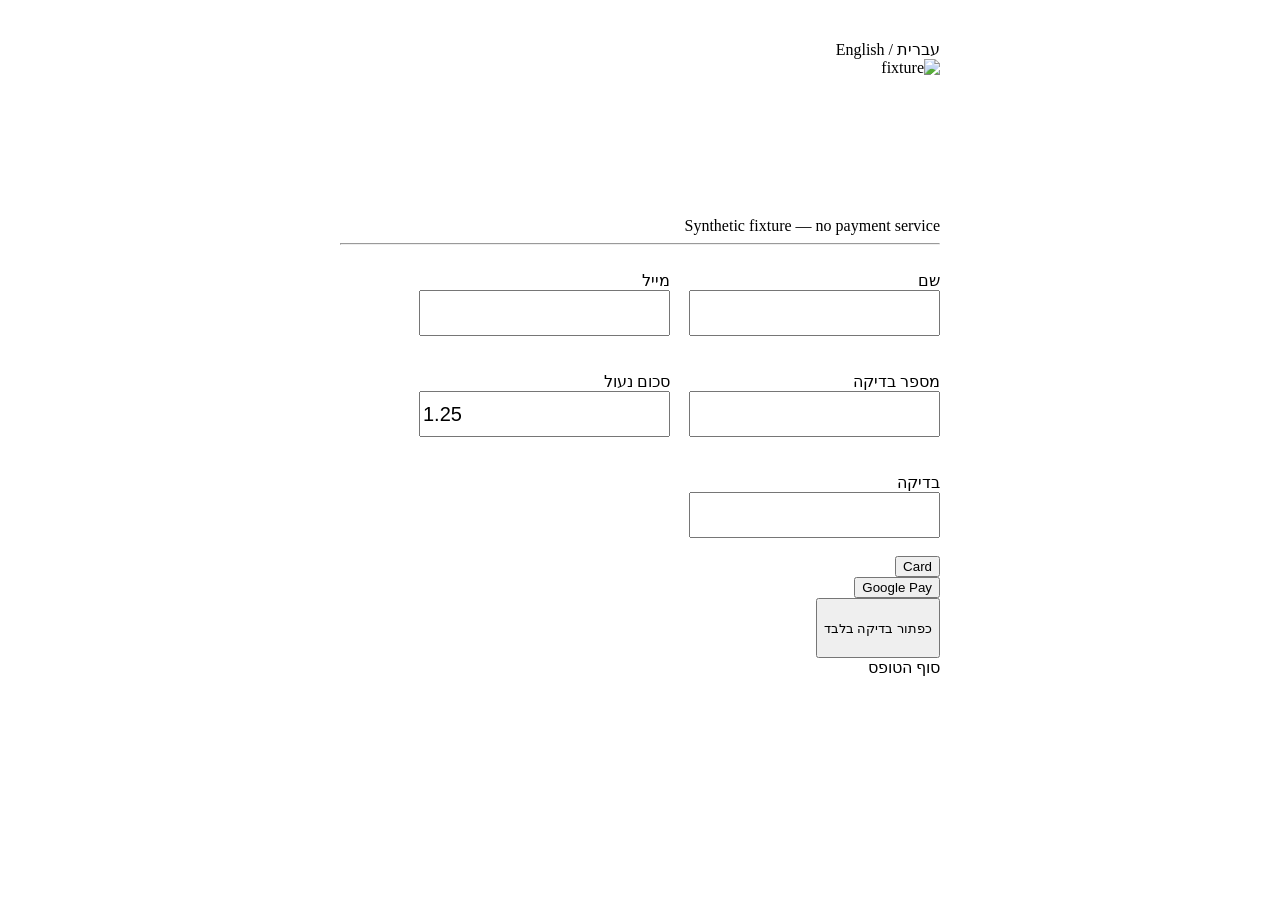
<file: android/keyboard_test/assets/payment-fixture.html>
<!doctype html><html dir="rtl"><head><meta name="viewport" content="width=device-width,initial-scale=1"><style>
body{margin:0}#MainDiv{width:600px;margin:20px auto;padding:20px;background:white}.SpanDiv{display:inline-block;width:45%;margin:18px 0}input{height:40px;width:90%;font-size:20px}#footer{height:90px}#WelcomLogo{height:158px;width:100px}#submit{height:60px}
</style></head><body><div id="MainDiv"><div id="PaymentDiv"><div>עברית / English</div><div><div style="min-height:158px"><img id="WelcomLogo" alt="fixture"></div><div id="MosadName">Synthetic fixture — no payment service</div></div><hr><div id="FormDiv">
<div class="SpanDiv">שם<input id="name" type="text" maxlength="50"></div><div class="SpanDiv">מייל<input id="email" type="email"></div>
<div class="SpanDiv">מספר בדיקה<input id="number" type="tel" maxlength="4"></div><div class="SpanDiv">סכום נעול<input id="amount" type="tel" readonly value="1.25"></div>
<div id="PaiementData"><div class="SpanDiv">בדיקה<input id="other" type="text"></div></div>
<div id="GooglePayBtnDiv"><button id="PayModeCardBt">Card</button><button id="PayModeGpayBt" style="display:flex">Google Pay</button></div>
<button id="submit" onclick="window.submitted=true">כפתור בדיקה בלבד</button></div><div id="footer">סוף הטופס</div></div></div>
<script>window.fixtureEvents=[];for(const t of ['pointerdown','click','focusin','focusout'])document.addEventListener(t,e=>fixtureEvents.push([t,e.target.id]),true);window.onerror=function(m){window.fixtureError=m};window.inputs=0;window.keys=0;window.changes=0;document.addEventListener('input',()=>inputs++);document.addEventListener('keyup',()=>keys++);document.addEventListener('change',()=>changes++);</script></body></html>
</file>
<file: styles.css>
*{box-sizing:border-box}:root{--store-primary:#2563eb;--store-accent:#16a34a}body{margin:0;font-family:Inter,Arial,sans-serif;background:linear-gradient(180deg,#f7f9fc 0,#eef3f8 100%);color:#172033;min-height:100dvh;overscroll-behavior-y:none;-webkit-tap-highlight-color:transparent}header{position:sticky;top:0;z-index:20;background:rgba(255,255,255,.94);backdrop-filter:blur(14px);padding:12px max(16px,env(safe-area-inset-right)) 12px max(16px,env(safe-area-inset-left));border-bottom:1px solid #e8edf4;box-shadow:0 8px 30px rgba(30,41,59,.06)}.top,main{max-width:1180px;margin:auto}.top,.bar{display:flex;justify-content:space-between;gap:10px;align-items:center}.top>b{font-size:20px}.actions,.row-actions{display:flex;gap:8px;flex-wrap:wrap}button{border:0;border-radius:13px;padding:11px 15px;font-weight:800;cursor:pointer;transition:transform .15s ease,box-shadow .15s ease,background .15s ease;touch-action:manipulation}.modern-storefront button:active{transform:scale(.97)}.blue{background:var(--store-primary);color:#fff}.green{background:var(--store-accent);color:#fff}.red{background:#dc2626;color:#fff}.orange{background:#f59e0b}.light{background:#eef2f7;color:#233047}.purple{background:#7c3aed;color:#fff}button:disabled{opacity:.45}main{padding:22px 14px calc(110px + env(safe-area-inset-bottom))}.screen{display:none}.screen.active{display:block}.card{background:#fff;border:1px solid #e8edf4;border-radius:20px;padding:18px;margin-bottom:16px;box-shadow:0 12px 34px #0f172a0f}.hidden{display:none!important}.msg{color:#6b7280}.categories-grid{display:grid;grid-template-columns:repeat(auto-fill,minmax(180px,1fr));gap:18px}.category-card{min-width:0;background:#fff;border:1px solid #e7ecf3;border-radius:22px;overflow:hidden;box-shadow:0 12px 30px #0f172a12;cursor:pointer;transition:transform .18s ease,box-shadow .18s ease,border-color .18s ease}.category-card:hover{transform:translateY(-4px);box-shadow:0 20px 44px #0f172a1c;border-color:#d8e1ec}.category-visual{height:150px;background:linear-gradient(180deg,#fbfcfe,#f5f7fa);display:grid;grid-template-columns:repeat(2,minmax(0,1fr));grid-template-rows:repeat(2,minmax(0,1fr));gap:4px;padding:9px}.category-visual img,.category-custom{display:block;width:100%;height:100%;min-width:0;min-height:0;max-width:100%;max-height:100%;object-fit:contain;object-position:center}.category-custom{height:150px;background:#f8fafc;padding:8px}.category-title{padding:15px 12px 17px;font-weight:900;font-size:18px;text-align:center;letter-spacing:-.2px}.products-grid{display:grid;grid-template-columns:repeat(auto-fill,minmax(180px,1fr));gap:18px;align-items:stretch}.product{min-width:0;min-height:350px;display:flex;flex-direction:column;background:#fff;border:1px solid #e7ecf3!important;border-radius:22px!important;box-shadow:0 12px 30px #0f172a12!important;padding:12px!important;overflow:hidden;transition:transform .18s ease,box-shadow .18s ease}.product:hover{transform:translateY(-3px);box-shadow:0 18px 40px #0f172a1b!important}.product-imgbox{width:100%;height:165px;border-radius:16px;background:linear-gradient(180deg,#fbfcfe,#f5f7fa);display:flex;align-items:center;justify-content:center;overflow:hidden;padding:10px}.product-imgbox img{width:100%;height:100%;max-width:100%;max-height:100%;object-fit:contain;transition:transform .22s ease}.product:hover .product-imgbox img{transform:scale(1.025)}.product h3{min-height:46px;margin:12px 0 4px;font-size:17px;line-height:1.35}.price{font-size:24px;font-weight:900;margin:6px 0;color:#101828}.stock{font-weight:700;color:#64748b;font-size:13px}.form input,.form select,.form textarea{width:100%;padding:11px;margin:5px 0 12px;border:1px solid #d8dee8;border-radius:11px;background:#fff}.form label{display:block;font-weight:700;margin-top:8px}.adminmenu{display:grid;grid-template-columns:repeat(auto-fit,minmax(130px,1fr));gap:10px;margin-bottom:16px}.products-admin-layout{display:grid;grid-template-columns:minmax(310px,.82fr) minmax(0,1.55fr);gap:16px}.sticky-card{position:sticky;top:82px}.cat-admin,.history-card,.category-manage-item,.summary-card{background:#fff;border-radius:16px;box-shadow:0 3px 14px #0001;margin-bottom:12px;overflow:hidden}.cat-head,.history-head{width:100%;display:flex;justify-content:space-between;background:#fff;padding:16px}.cat-body,.history-body{padding:0 14px 14px}.admin-product,.category-manage-item{display:flex;align-items:center;gap:10px;border:1px solid #e5e7eb;border-radius:12px;padding:10px;margin-top:8px;background:#fff}.drag-handle{font-size:24px;cursor:grab;padding:8px}.adminthumb{width:60px;height:60px;object-fit:contain;background:#f3f4f6;border-radius:8px}.admin-info,.category-info{flex:1}.category-preview{width:72px;height:52px;border-radius:9px;background:#f3f4f6;overflow:hidden;display:grid;grid-template-columns:repeat(2,1fr);grid-template-rows:repeat(2,1fr)}.category-preview img{width:100%;height:100%;object-fit:contain}.modal{position:fixed;inset:0;background:#0008;display:flex;align-items:center;justify-content:center;z-index:100;padding:16px}.modal-card{background:#fff;width:min(780px,100%);max-height:92vh;overflow:auto;border-radius:18px;padding:18px}.purchase-table-wrap,.history-table-wrap,.report-table-wrap{overflow-x:auto;margin-top:12px;-webkit-overflow-scrolling:touch}.purchase-table,.history-table,.report-table{width:100%;border-collapse:collapse;min-width:900px}.purchase-table th,.history-table th,.report-table th,.purchase-table td,.history-table td,.report-table td{padding:8px;border-top:1px solid #e5e7eb;text-align:right}.purchase-table input,.purchase-table select{width:100%;padding:9px;border:1px solid #d1d5db;border-radius:9px}.purchase-footer{display:flex;justify-content:space-between;align-items:center;gap:12px;flex-wrap:wrap;margin-top:14px}.grand-total,.total{font-size:28px;font-weight:900}.stock-adjust-grid{display:grid;grid-template-columns:minmax(290px,.8fr) minmax(0,1.4fr);gap:16px}.report-filters{display:grid;grid-template-columns:repeat(4,minmax(150px,1fr));gap:10px;align-items:end}.summary-grid{display:grid;grid-template-columns:repeat(4,minmax(150px,1fr));gap:12px}.summary-card{padding:16px}.paywrap{max-width:560px;margin:auto}.paycard{background:#fff;border-radius:26px;padding:24px;box-shadow:0 18px 40px #0f172a17;text-align:center}.paycard h2{font-size:clamp(34px,7vw,58px);margin:8px}.paystatus{padding:14px;border-radius:12px;background:#eff6ff;margin-bottom:14px}.success{background:#dcfce7;color:#166534}.error{background:#fee2e2;color:#991b1b}iframe{width:100%;border:0;min-height:430px}.bottom{position:fixed;bottom:0;left:0;right:0;background:#fffffff5;padding:10px max(10px,env(safe-area-inset-right)) calc(10px + env(safe-area-inset-bottom)) max(10px,env(safe-area-inset-left));border-top:1px solid #e7ecf3}.bottom>div{max-width:1180px;margin:auto;display:flex;gap:10px}.bottom button{flex:1}.announcement-box{font-size:18px;font-weight:800;text-align:center;line-height:1.6}.modern-storefront[data-banner-style="soft"] .announcement-box{background:linear-gradient(135deg,#fff,#f4f8ff);border:1px solid #dbe7f3}.modern-storefront[data-banner-style="strong"] .announcement-box{background:var(--store-primary);color:#fff;border:0}.modern-storefront[data-banner-style="minimal"] .announcement-box{background:transparent;box-shadow:none;border:0}.store-search{max-width:650px;margin:0 auto 22px;background:#fff;border:1px solid #dfe6ef;border-radius:18px;display:flex;align-items:center;padding:6px 10px;box-shadow:0 8px 24px #0f172a0c;transition:border-color .15s ease,box-shadow .15s ease}.store-search:focus-within{border-color:var(--store-primary);box-shadow:0 10px 28px #0f172a12,0 0 0 3px color-mix(in srgb,var(--store-primary) 12%,transparent)}.store-search span{font-size:25px;color:#64748b}.store-search input{flex:1;border:0;outline:0;padding:12px;font-size:16px;background:transparent}.store-search button{padding:7px 11px}.inline-cart{margin-top:auto;padding-top:8px}.modern-add{width:100%;background:var(--store-primary);color:#fff;box-shadow:0 7px 18px color-mix(in srgb,var(--store-primary) 20%,transparent)}.qty-control{display:grid;grid-template-columns:1fr 46px 1fr;align-items:center;border:1px solid #dfe6ef;border-radius:14px;overflow:hidden;background:#fff}.qty-control button{border-radius:0;background:#f1f5f9;font-size:20px;min-height:43px}.qty-control b{text-align:center;font-size:18px}.customer-stock{font-size:13px;font-weight:800;margin:3px 0}.customer-stock.low{color:#b45309}.customer-stock.out{color:#b91c1c}.modern-bottom-cart{position:fixed;z-index:60;bottom:max(12px,env(safe-area-inset-bottom));left:50%;transform:translateX(-50%);width:min(760px,calc(100% - 24px));display:grid;grid-template-columns:auto 1fr auto;align-items:center;gap:14px;background:linear-gradient(135deg,#111827,#1f2937);color:#fff;border:1px solid #ffffff14;border-radius:20px;padding:10px 12px 10px 18px;box-shadow:0 18px 46px #0005;cursor:pointer}.modern-bottom-cart .modern-cart-count{font-size:14px;color:#d1d5db}.modern-bottom-cart .modern-cart-total{font-size:21px}.modern-bottom-cart button{background:var(--store-accent);color:#fff;box-shadow:0 7px 18px color-mix(in srgb,var(--store-accent) 25%,transparent)}.modern-bottom-cart.empty{opacity:.82}.cart-pulse{animation:cartPulse .28s ease}@keyframes cartPulse{50%{transform:translateX(-50%) scale(1.025)}}.legacy-bottom{display:none}.empty-search{grid-column:1/-1;text-align:center}.design-colors{display:grid;grid-template-columns:1fr 1fr;gap:14px}.design-colors input[type=color]{height:52px;padding:4px}.screen#home>.card:first-child{background:transparent;border:0;box-shadow:none;padding:2px;margin-bottom:8px}.screen#home>.card:first-child h2{font-size:clamp(22px,4vw,30px);margin:0}.modern-storefront header .top{min-height:44px}.modern-storefront header .top>b{font-weight:900;letter-spacing:-.35px}.modern-storefront .screen.active{animation:screenIn .18s ease}.customer-feedback-box{display:grid;grid-template-columns:auto 1fr auto;align-items:center;gap:13px;background:linear-gradient(135deg,#fff,#f5f9ff);border:1px solid #dbe6f2;border-radius:18px;padding:12px 14px;margin:0 0 18px;box-shadow:0 8px 24px #0f172a0b}.feedback-icon{width:42px;height:42px;border-radius:13px;background:color-mix(in srgb,var(--store-primary) 11%,white);display:grid;place-items:center;font-size:21px}.feedback-copy{display:flex;flex-direction:column;gap:2px}.feedback-copy b{font-size:16px}.feedback-copy span{font-size:13px;color:#64748b}.feedback-modal-card{max-width:520px}.feedback-modal-card textarea:focus{outline:0;border-color:var(--store-primary);box-shadow:0 0 0 3px color-mix(in srgb,var(--store-primary) 12%,transparent)}@keyframes screenIn{from{opacity:.35;transform:translateY(3px)}to{opacity:1;transform:none}}@media(min-width:700px) and (max-width:1180px){main{padding-left:20px;padding-right:20px}.categories-grid{grid-template-columns:repeat(auto-fill,minmax(190px,1fr));gap:16px}.products-grid{grid-template-columns:repeat(auto-fill,minmax(190px,1fr));gap:16px}.category-card,.product{touch-action:manipulation}.category-title{font-size:19px}.product h3{font-size:18px}.product .modern-add,.qty-control button{min-height:48px}.top button,.bar button,.adminmenu button{min-height:46px}.form input,.form select,.form textarea{font-size:16px;min-height:46px}}@media(max-width:850px){.products-admin-layout,.stock-adjust-grid{grid-template-columns:1fr}.sticky-card{position:static}.report-filters,.summary-grid{grid-template-columns:1fr 1fr}.categories-grid,.products-grid{grid-template-columns:repeat(auto-fill,minmax(145px,1fr));gap:12px}.product{min-height:325px}.product-imgbox{height:145px}}@media(max-width:480px){main{padding:14px 9px calc(105px + env(safe-area-inset-bottom))}.top>b{font-size:17px}.categories-grid,.products-grid{grid-template-columns:repeat(2,minmax(0,1fr));gap:9px}.category-visual,.category-custom{height:110px}.category-title{font-size:14px;padding:11px 6px}.product{min-height:285px;padding:8px!important;border-radius:16px!important}.product-imgbox{height:120px;padding:6px}.product h3{font-size:14px;min-height:38px;margin:8px 0 2px}.price{font-size:19px}.modern-bottom-cart{grid-template-columns:auto 1fr;gap:8px;border-radius:16px}.modern-bottom-cart button{grid-column:1/-1;padding:8px}.report-filters,.summary-grid,.design-colors{grid-template-columns:1fr}.customer-feedback-box{grid-template-columns:auto 1fr}.customer-feedback-box>button{grid-column:1/-1;width:100%}}@media(display-mode:standalone){header{padding-top:max(12px,env(safe-area-inset-top))}body{user-select:none}.form input,.form textarea,.form select{user-select:text}}

/* Nedarim-style sales history */
#reportTab{max-width:1050px;margin:auto}#reportTab>.card{border-radius:10px;box-shadow:0 2px 10px #00000012}#reportTab .report-filters{grid-template-columns:1fr 1fr auto;gap:14px}#reportTab .report-filters button{min-height:46px;background:#167d91;color:#fff}.sales-quick-ranges{display:flex;gap:8px;flex-wrap:wrap;margin-top:4px}.sales-chip{background:#edf5f7;color:#176b7a;border:1px solid #cfe2e6;border-radius:7px;padding:8px 13px}.sales-chip:hover{background:#dceef1}.summary-grid{grid-template-columns:2fr repeat(3,1fr);gap:10px}.sales-summary-primary,.sales-summary-stat{background:#fff;border:1px solid #dce3e8;border-radius:9px;padding:15px 18px;display:flex;flex-direction:column;gap:5px;box-shadow:0 2px 7px #0000000c}.sales-summary-primary{background:linear-gradient(135deg,#eef8fa,#fff);border-color:#bcdce2}.sales-summary-primary span,.sales-summary-stat span{font-size:13px;color:#6b7b86}.sales-summary-primary b{font-size:31px;color:#15768a}.sales-summary-stat b{font-size:24px;color:#263943}.sales-history-tools{display:flex;align-items:center;justify-content:space-between;gap:12px;margin-bottom:12px}.sales-search-wrap{display:flex;align-items:center;gap:8px;flex:1;border:1px solid #ccd6dc;background:#fff;border-radius:7px;padding:3px 10px;color:#70828d}.sales-search-wrap input{width:100%;border:0;outline:0;padding:9px;background:transparent;font-size:14px}.sales-results-count{font-size:13px;color:#72828b;white-space:nowrap}.sales-history-list{border:1px solid #d9e1e5;border-radius:7px;overflow:hidden;background:#fff}.sale-history-card{border-bottom:1px solid #e3e8eb;background:#fff}.sale-history-card:last-child{border-bottom:0}.sale-history-card summary{list-style:none;cursor:pointer;display:grid;grid-template-columns:155px 1fr 24px;align-items:center;gap:16px;padding:12px 15px}.sale-history-card summary::-webkit-details-marker{display:none}.sale-history-card[open] summary{background:#f4fafb}.sale-main{display:flex;flex-direction:column;gap:3px}.sale-amount{font-size:20px;color:#1c7c8e}.sale-date{font-size:12px;color:#75858e}.sale-meta{display:flex;flex-direction:column;gap:4px;min-width:0;color:#3d4f59;font-size:13px}.sale-meta span{overflow:hidden;text-overflow:ellipsis;white-space:nowrap}.sale-meta span:last-child{font-size:12px;color:#829099}.sale-open{font-size:25px;color:#77919a;transition:transform .15s}.sale-history-card[open] .sale-open{transform:rotate(-90deg)}.sale-details{padding:4px 18px 13px;background:#f8fbfc}.sale-detail-row{display:grid;grid-template-columns:1fr 150px 100px;gap:10px;padding:8px;border-bottom:1px dashed #dce4e8;font-size:13px}.sale-detail-row:last-child{border:0}.sale-detail-row b{text-align:left}.sales-empty{text-align:center;color:#778790;padding:35px}.sales-products-grid{display:grid;gap:0;border:1px solid #e0e6e9;border-radius:7px;overflow:hidden}.sales-product-row{display:grid;grid-template-columns:1fr 100px 120px;gap:10px;padding:10px 12px;border-bottom:1px solid #e5eaed;font-size:13px}.sales-product-row:last-child{border:0}.sales-product-row strong{text-align:left;color:#1b7889}.sales-report-note{font-size:13px;color:#6f7e87;padding:4px}.report-table-wrap{margin-top:0}@media(max-width:700px){#reportTab .report-filters{grid-template-columns:1fr}.summary-grid{grid-template-columns:1fr 1fr}.sales-summary-primary{grid-column:1/-1}.sale-history-card summary{grid-template-columns:115px 1fr 18px;gap:8px;padding:11px 9px}.sale-amount{font-size:17px}.sale-detail-row{grid-template-columns:1fr;gap:3px}.sale-detail-row b{text-align:right}.sales-products-grid .sales-product-row{grid-template-columns:1fr auto}.sales-product-row strong{grid-column:1/-1;text-align:right}.sales-history-tools{align-items:stretch;flex-direction:column}.sales-results-count{padding-right:4px}}

/* Compact admin reports and always-visible purchase notes. */
.purchase-visible-note{padding:8px 16px;white-space:pre-wrap;overflow-wrap:anywhere;color:#334155;text-align:right}
#activityProducts .report-table,.admin-summary-table{width:100%;border-collapse:collapse;text-align:right;font-size:15px;color:#15334a}
#activityProducts .report-table th,#activityProducts .report-table td,.admin-summary-table th,.admin-summary-table td{padding:10px 14px;border-bottom:1px solid #e7edf1;vertical-align:middle}
#activityProducts .report-table tbody tr:nth-child(even),.admin-summary-table tbody tr:nth-child(even){background:#f5f8f9}
#activityProducts .report-table tbody tr:nth-child(odd),.admin-summary-table tbody tr:nth-child(odd){background:white}
.admin-summary-table .amount,#activityProducts .report-table td:nth-child(3){font-weight:700;white-space:nowrap}
.admin-summary-table button{background:transparent;color:inherit;padding:0;border:0;text-align:right;cursor:pointer;font:inherit}
.admin-summary-table time{white-space:nowrap}.admin-summary-wrap{overflow-x:auto}
</file>
<file: vendpay-ui.css>
/* VendPay-only presentation. All selectors stay inside its dialog. */
#vendpayPanel {
  --vp-ink: #243c43;
  --vp-muted: #61757b;
  --vp-line: #dce7e7;
  --vp-accent: #236a67;
  background: rgba(26, 45, 50, .35);
  backdrop-filter: blur(5px);
  padding: 24px;
  color: var(--vp-ink);
  font-family: Arial, sans-serif;
  line-height: 1.65;
}
#vendpayPanel *, #vendpayPanel *::before, #vendpayPanel *::after { box-sizing: border-box; }
#vendpayPanel > .modal-card {
  width: min(1180px, 96vw) !important;
  max-width: 1180px !important;
  max-height: 92dvh !important;
  padding: 0 30px 22px;
  background: #f6f9f8;
  border: 1px solid #e1e9e8;
  border-radius: 24px;
  box-shadow: 0 24px 80px rgba(23, 45, 50, .16);
  overscroll-behavior: contain;
  scrollbar-width: thin;
  scrollbar-color: #c0d2d1 transparent;
}
#vendpayPanel > .modal-card > .bar {
  margin: 0 -30px 24px;
  padding: 25px 30px;
  border-bottom: 1px solid var(--vp-line);
  background: #fff;
  gap: 20px;
  align-items: center;
}
#vendpayPanel .vp-eyebrow { color: var(--vp-accent); font-size: 12px; font-weight: 700; }
#vendpayPanel h2 { font-size: 28px; font-weight: 700; letter-spacing: -.6px; margin: 2px 0; color: var(--vp-ink); }
#vendpayPanel .vp-heading p { margin: 4px 0 0; color: var(--vp-muted); font-size: 14px; }
#vendpayPanel h3 { color: var(--vp-ink); font-size: 18px; margin: 0 0 14px; font-weight: 700; }
#vendpayPanel .card { background: #fff; border: 1px solid var(--vp-line); border-radius: 18px; box-shadow: none; padding: 24px; margin-bottom: 20px; }
#vendpayPanel #vendpayWorkspace { padding: 0; background: transparent; border: 0; }
#vendpayPanel .vp-workspace-toolbar { flex-wrap: wrap; gap: 14px; margin-bottom: 22px; }
#vendpayPanel .vp-workspace-toolbar h3 { margin: 0; }
#vendpayPanel .actions { display: flex; flex-wrap: wrap; gap: 8px; align-items: center; }
#vendpayPanel button {
  min-height: 44px; padding: 10px 17px; border-radius: 10px;
  border: 1px solid transparent; box-shadow: none;
  font: inherit; font-size: 14px; font-weight: 600; line-height: 1.4;
  cursor: pointer; transition: background .16s, border-color .16s;
  white-space: normal;
}
#vendpayPanel button.blue, #vendpayPanel button.green { background: var(--vp-accent); color: #fff; }
#vendpayPanel button.blue:hover, #vendpayPanel button.green:hover { background: #1a5553; }
#vendpayPanel button.light { background: #fff; border-color: #d5e2e1; color: #38575d; }
#vendpayPanel button.light:hover { background: #edf4f3; border-color: #a9c5c2; }
#vendpayPanel button.red { color: #9a454b; background: #fcf1f1; border-color: #efdada; }
#vendpayPanel button.red:hover { background: #f8e6e7; }
#vendpayPanel button:disabled { opacity: .5; cursor: wait; }
#vendpayPanel :is(input:not([type=hidden]), select, textarea) {
  display: block; width: 100%; max-width: 100%; min-height: 46px;
  border: 1px solid #cfdddd; border-radius: 10px; background: #fff;
  color: var(--vp-ink); padding: 11px 13px; margin: 6px 0 16px;
  font: inherit; font-size: 16px; box-shadow: none;
}
#vendpayPanel input::placeholder, #vendpayPanel textarea::placeholder { color: #7a8c90; }
#vendpayPanel label { display: block; color: #425d63; font-size: 13px; font-weight: 600; margin-top: 12px; }
#vendpayPanel :is(button, input, select, textarea, summary):focus-visible { outline: 3px solid #8fc4be; outline-offset: 3px; }
#vendpayPanel textarea { resize: vertical; line-height: 1.75; }
#vendpayPanel .msg { color: var(--vp-muted); font-size: 14px; line-height: 1.8; overflow-wrap: anywhere; }
#vendpayPanel #vendpayLogin { max-width: 470px; margin: 34px auto; padding: 32px; }
#vendpayPanel #vendpayLogin button { width: 100%; margin-top: 8px; }
#vendpayPanel .vp-customer-section { display: grid; grid-template-columns: minmax(240px, .8fr) minmax(0, 1.5fr); gap: 20px; margin: 20px 0; align-items: start; }
#vendpayPanel :is(.vp-new-customer, .vp-customer-list) { min-width: 0; padding: 24px; background: #fff; border: 1px solid var(--vp-line); border-radius: 18px; }
#vendpayPanel .vp-new-customer > button { width: 100%; }
#vendpayPanel :is(#vendpayCustomers, #vpLogRows) { border-radius: 12px; scrollbar-width: thin; }
#vendpayPanel table { width: 100%; border-collapse: collapse; font-size: 14px; background: #fff; }
#vendpayPanel th { background: #edf4f3; color: #4c696d; font-size: 12px; font-weight: 700; white-space: nowrap; }
#vendpayPanel :is(th, td) { text-align: right; padding: 14px 12px; border: 0; border-bottom: 1px solid #e6eeed; vertical-align: middle; }
#vendpayPanel td { color: var(--vp-ink); }
#vendpayPanel tr:hover td { background: #f8fbfa; }
#vendpayPanel td button { margin: 3px; min-width: 92px; }
#vendpayPanel :is(#vpVoicePanel, #vpLogPanel) { border-top: 3px solid #a6ccc6; }
#vendpayPanel #vpVoiceRows { display: grid; gap: 12px; margin-top: 20px; }
#vendpayPanel #vpVoiceRows .card { margin: 0; padding: 18px 20px; border-radius: 12px; }
#vendpayPanel details > summary { cursor: pointer; color: #355b61; font-size: 15px; font-weight: 600; padding: 4px 0; overflow-wrap: anywhere; }
#vendpayPanel details[open] > summary { margin-bottom: 18px; padding-bottom: 14px; border-bottom: 1px solid var(--vp-line); }
#vendpayPanel #vpCredentialsEditor { padding: 16px 20px; background: #f6f9f8; border: 1px solid var(--vp-line); border-radius: 12px; margin: 18px 0; }
#vendpayPanel .vp-activation { background: #f7faf9; margin-top: 24px; margin-bottom: 0; }
#vendpayPanel .vp-activation > button { margin: 4px 0 4px 6px; }
#vendpayPanel #vpConfigPanel { border-top: 1px solid var(--vp-line); margin-top: 22px; padding-top: 16px; }
#vendpayPanel #vpConfigPanel textarea { background: #eef4f3; color: #334e54; font-family: monospace; font-size: 13px; text-align: left; }
#vendpayPanel :is(#vendpayMessage, #vpSavedConnection, #vpVoiceStatus):not(:empty) { padding: 12px 16px; border-radius: 10px; background: #eaf3f1; border: 1px solid #d6e7e3; color: #345e58; font-size: 14px; }
#vendpayPanel #vendpayMessage:empty { display: none; }
@media (max-width: 900px) {
  #vendpayPanel .vp-customer-section { grid-template-columns: 1fr; }
  #vendpayPanel .vp-workspace-toolbar .actions { width: 100%; }
}
@media (max-width: 600px) {
  #vendpayPanel { padding: 8px; }
  #vendpayPanel > .modal-card { width: 100% !important; max-height: 96dvh !important; border-radius: 16px; padding: 0 14px 14px; }
  #vendpayPanel > .modal-card > .bar { margin: 0 -14px 18px; padding: 20px 16px; flex-direction: column; align-items: stretch; gap: 14px; }
  #vendpayPanel h2 { font-size: 24px; }
  #vendpayPanel :is(.card, .vp-new-customer, .vp-customer-list) { padding: 18px; }
  #vendpayPanel #vendpayLogin { padding: 22px; margin: 16px auto; }
  #vendpayPanel .actions > button { flex: 1 1 130px; }
  #vendpayPanel #vpVoiceRows .card { padding: 14px; }
  #vendpayPanel .vp-activation > button { width: 100%; margin: 5px 0; }
}
@media (prefers-reduced-motion: reduce) {
  #vendpayPanel button { transition: none; }
}
</file>
<file: vendpay-nedarim.css>
#vpNedarimDialog{border:1px solid #e2e8ed;border-radius:22px;padding:0;width:min(920px,calc(100vw - 24px));max-width:920px;max-height:92dvh;color:#263a43;background:#fbfcfd;box-shadow:0 24px 90px #18354133;direction:rtl;font-family:inherit}
#vpNedarimDialog::backdrop{background:#182c3c70;backdrop-filter:blur(4px)}
#vpNedarimDialog .np-top{position:sticky;top:0;z-index:2;background:#fff;padding:24px 28px;border-bottom:1px solid #e8edf1;display:flex;justify-content:space-between;align-items:flex-start;gap:16px}
#vpNedarimDialog h2,#vpNedarimDialog h3,#vpNedarimDialog h4{margin:0 0 8px}
#vpNedarimDialog p{margin:8px 0;line-height:1.65}
#vpNedarimDialog .np-body{padding:24px 28px}
#vpNedarimDialog .np-eyebrow,#vpNedarimDialog .np-note{font-size:13px;color:#657b86}
#vpNedarimDialog .np-eyebrow{display:block;margin-bottom:6px}
#vpNedarimDialog label{display:block;font-size:14px;font-weight:600}
#vpNedarimDialog input,#vpNedarimDialog select{display:block;box-sizing:border-box;width:100%;padding:12px;margin:7px 0 12px;border:1px solid #dce5ea;border-radius:10px;background:#fff;color:#263a43;font:inherit}
#vpNedarimDialog button{font:inherit;font-weight:600;border:1px solid #dce5ea;border-radius:10px;padding:10px 16px;cursor:pointer;white-space:nowrap}
#vpNedarimDialog button:disabled{opacity:.55;cursor:wait}
#vpNedarimDialog .light{background:#fff;color:#355766}
#vpNedarimDialog .blue{background:#326e85;color:#fff;border-color:#326e85}
#vpNedarimDialog .green{background:#287666;color:white;border-color:#287666}
#vpNedarimDialog .np-delete{color:#a84148;background:#fff7f7;border-color:#eed9dc}
#vpNedarimDialog .np-summary{display:flex;justify-content:space-between;align-items:center;gap:20px;background:#eef5f7;padding:20px;border-radius:14px;margin:18px 0}
#vpNedarimDialog .np-summary strong{font-size:24px;display:block}
#vpNedarimDialog .np-badge{border-radius:20px;padding:8px 13px;background:#fff;color:#326e65;font-size:13px}
#vpNedarimDialog details{padding:16px;border:1px solid #e2e9ed;border-radius:12px;background:#fff}
#vpNedarimDialog summary{cursor:pointer;font-weight:600}
#vpNedarimDialog details form{margin-top:18px}
#vpNedarimDialog .np-fields{display:grid;grid-template-columns:1fr 1fr;gap:18px}
#vpNedarimDialog .np-section{margin-top:28px}
#vpNedarimDialog .np-bar{display:flex;justify-content:space-between;align-items:center;gap:12px;flex-wrap:wrap;margin-bottom:12px}
#vpNedarimDialog .np-editor{background:#f0f6f8;border:1px solid #dce9ed;padding:20px;border-radius:14px;margin:16px 0}
#vpNedarimDialog [hidden]{display:none!important}
#vpNedarimDialog .np-rule{padding:18px;background:white;border:1px solid #e2e9ed;border-radius:14px;margin-top:12px;display:flex;align-items:center;justify-content:space-between;gap:16px}
#vpNedarimDialog .np-rule strong{display:block;line-height:1.6;overflow-wrap:anywhere}
#vpNedarimDialog .np-controls{display:flex;gap:8px;flex-wrap:wrap}
#vpNedarimDialog .np-table{overflow-x:auto}
#vpNedarimDialog table{border-collapse:collapse;width:100%;font-size:13px}
#vpNedarimDialog td,#vpNedarimDialog th{text-align:right;padding:12px;border-bottom:1px solid #e4eaee;min-width:75px;vertical-align:top}
#vpNedarimDialog :focus-visible{outline:3px solid #89bdcf;outline-offset:3px}
#npMessage{min-height:24px;color:#326e65}#npMessage.np-error{color:#a84148}
@media(max-width:600px){#vpNedarimDialog .np-top,#vpNedarimDialog .np-body{padding:18px}#vpNedarimDialog .np-fields{grid-template-columns:1fr;gap:0}#vpNedarimDialog .np-rule{align-items:stretch;flex-direction:column}}

#vpNedarimDialog .np-check{display:flex;gap:9px;align-items:center;margin:15px 0}
#vpNedarimDialog .np-check input{width:18px;height:18px;margin:0;accent-color:#326e85}
#vpNedarimDialog .np-period{margin:14px 0;padding:16px;border:1px solid #d4e2e9;border-radius:12px;background:#fff}
#vpNedarimDialog .np-days{display:flex;gap:10px;flex-wrap:wrap;margin-bottom:12px}
#vpNedarimDialog .np-days label{display:flex;gap:5px;align-items:center;background:#f1f6f8;padding:7px 10px;border-radius:9px}
#vpNedarimDialog .np-days input{width:16px;height:16px;margin:0;accent-color:#326e85}
#vpNedarimDialog .np-period legend{font-weight:600;padding:0 5px}
#vpNedarimDialog .np-amount{font-size:20px;font-weight:700;color:#326e65}
</file>
<file: vendpay-refresh.css>
/* Scoped design system for the VendPay management area. */
#vendpayPanel{--vp-ink:#243c39;--vp-muted:#6d7d77;--vp-line:#e1e8e3;--vp-accent:#315d50;font-family:Arial,'Noto Sans Hebrew',sans-serif;line-height:1.65;background:#192b254d;padding:20px}
body.vp-standalone{background:#f3f5f0!important;color:#243c39!important}
#vendpayPanel>.modal-card{max-width:1440px!important;width:min(1440px,98vw)!important;padding:0!important;background:#f6f7f3;border:1px solid #e1e6dc;border-radius:22px;box-shadow:0 20px 70px #213c2b12;overflow:auto!important}
body.vp-standalone #vendpayPanel{padding:28px!important;min-height:100dvh}
body.vp-standalone #vendpayPanel>.modal-card{max-height:none!important;min-height:calc(100dvh - 56px);width:100%!important}
#vendpayPanel>.modal-card>.bar{margin:0!important;padding:23px 32px!important;background:#fff;border-bottom:1px solid var(--vp-line);gap:20px;flex-direction:row}
#vendpayPanel .vp-heading{position:relative;padding-inline-start:64px;min-height:48px}
#vendpayPanel .vp-brand-mark{position:absolute;inset-inline-start:0;top:4px;display:grid;place-items:center;width:46px;height:46px;background:#315d50;color:#fff;border-radius:15px;font:600 26px Georgia,serif;box-shadow:0 5px 10px #315d5012}
#vendpayPanel .vp-eyebrow{font-size:10px;letter-spacing:1.4px;color:#6d8075;font-weight:700}
#vendpayPanel h2{font-size:23px;letter-spacing:-.6px;color:#243c39;line-height:1.25;margin:3px 0}
#vendpayPanel .vp-heading p{font-size:12px;color:var(--vp-muted);margin:4px 0 0}
#vendpayPanel h3{font-size:17px;font-weight:600;letter-spacing:-.25px;margin:0 0 12px}
#vendpayPanel h4{font-size:15px}
#vendpayPanel .card{border-radius:14px;border-color:var(--vp-line);padding:24px;box-shadow:0 2px 4px #213c2b02;margin-bottom:20px}
#vendpayPanel #vendpayWorkspace{margin:0!important;padding:0!important;border:0;display:block;background:transparent}
#vendpayPanel #vendpayWorkspace.hidden,#vendpayPanel .vp-view-off{display:none!important}
#vendpayPanel .vp-shell{display:grid;grid-template-columns:200px minmax(0,1fr);min-height:650px}
#vendpayPanel .vp-navigation{background:#fff;border-inline-end:1px solid var(--vp-line);padding:28px 16px;display:flex;flex-direction:column;gap:7px;align-self:stretch}
#vendpayPanel .vp-nav-caption{font-size:11px;font-weight:600;color:#8a978f;margin:0 14px 16px}
#vendpayPanel .vp-nav-button{display:flex;align-items:center;gap:11px;text-align:right;min-height:47px;padding:12px 13px!important;background:transparent;color:#68786f;font-weight:500;font-size:13px;border:1px solid transparent;border-radius:10px}
#vendpayPanel .vp-nav-button svg{width:19px;height:19px;flex-shrink:0}
#vendpayPanel .vp-nav-button:hover{background:#f5f7f3;color:#315d50}
#vendpayPanel .vp-nav-button[aria-current=page]{background:#eaf1e9;color:#315d50;font-weight:700;border-color:#dfe9dd}
#vendpayPanel .vp-nav-footer{margin-top:auto;padding:40px 14px 8px;color:#98a39b;font-size:11px}
#vendpayPanel .vp-main{min-width:0;padding:34px 36px 28px;position:relative}
#vendpayPanel .vp-page-heading{margin-bottom:26px;padding-inline-end:0}
#vendpayPanel .vp-page-heading h3{font-size:28px;margin:4px 0 3px;letter-spacing:-.7px;outline:none}
#vendpayPanel .vp-page-heading p{font-size:13px;color:var(--vp-muted);margin:0}
#vendpayPanel .vp-utility-toolbar{justify-content:flex-end;gap:0;margin:-7px 0 22px;min-height:36px}
#vendpayPanel .vp-utility-toolbar .actions{gap:6px}
#vendpayPanel .vp-utility-toolbar button{min-height:34px;padding:7px 11px;font-size:11px;background:transparent;border:1px solid #dce4dc;color:#66786d}
#vendpayPanel .vp-utility-toolbar button.red{border-color:transparent;color:#9c6b64}
#vendpayPanel .vp-overview{display:grid;grid-template-columns:repeat(3,minmax(0,1fr));gap:16px;margin-bottom:28px}
#vendpayPanel .vp-metric{background:#fff;border:1px solid var(--vp-line);border-radius:13px;padding:20px 22px;position:relative}
#vendpayPanel .vp-metric:first-child{background:#315d50;color:#fff;border-color:#315d50}
#vendpayPanel .vp-metric>span{display:block;font-size:12px;color:#78847e}
#vendpayPanel .vp-metric:first-child>span{color:#d4e2d8}
#vendpayPanel .vp-metric strong{display:block;font-size:34px;font-weight:500;line-height:1.2;margin-top:14px;font-variant-numeric:tabular-nums}
#vendpayPanel button{min-height:42px;font-size:13px;font-weight:600;padding:10px 16px;transition:background .16s,color .16s;border-radius:9px}
#vendpayPanel button.blue,#vendpayPanel button.green{background:#315d50;border-color:#315d50;color:white}
#vendpayPanel button.blue:hover,#vendpayPanel button.green:hover{background:#234b3e;border-color:#234b3e}
#vendpayPanel button.light{background:#fff;border-color:#dce4dd;color:#526a5d}
#vendpayPanel button.light:hover{background:#f0f4ed;border-color:#bacbbb}
#vendpayPanel button.red{background:#fcf5f2;color:#a06258;border-color:#efdfd9}
#vendpayPanel :is(input:not([type=hidden]),select,textarea){background:#fff;border-color:#dbe3dc;border-radius:9px;font-size:14px;min-height:44px;padding:11px 12px;margin:7px 0 14px;color:#304b3f}
#vendpayPanel :is(input,textarea)::placeholder{color:#99a39c;font-size:13px}
#vendpayPanel label{font-size:12px;color:#64756a;font-weight:500;margin-top:14px}
#vendpayPanel :is(button,input,select,textarea,summary):focus-visible{outline:3px solid #9bb9a3;outline-offset:3px}
#vendpayPanel .msg{font-size:12px;color:#7b877e;line-height:1.8}
#vendpayPanel .vp-customer-section{display:flex;flex-direction:column;gap:16px;margin:0 0 20px}
#vendpayPanel .vp-customer-list{width:100%;padding:25px 24px;border-radius:14px;border-color:var(--vp-line)}
#vendpayPanel .vp-customer-list>h3{margin-bottom:5px}
#vendpayPanel #vendpayFilter{max-width:420px;background:#fafbf8}
#vendpayPanel .vp-new-details{width:100%;background:#fff;border:1px dashed #cbd9cb;border-radius:12px;padding:16px 22px}
#vendpayPanel .vp-new-details>summary{color:#315d50;font-size:13px;margin:0;padding:0;border:0}
#vendpayPanel .vp-new-details .vp-new-customer{border:0;padding:20px 0 0;max-width:600px;background:transparent}
#vendpayPanel .vp-new-details .vp-new-customer h3{display:none}
#vendpayPanel .vp-payment-card{background:#edf2e9;border:1px solid #dfe8d8;padding:23px 25px;margin-bottom:0}
#vendpayPanel .vp-payment-card h3{margin-bottom:2px}
#vendpayPanel .vp-payment-card p{margin:0}
#vendpayPanel .vp-payment-card button{background:#fff;color:#315d50;border-color:#cbdac5}
#vendpayPanel table{font-size:12px;background:transparent;line-height:1.6}
#vendpayPanel th{font-size:11px;background:#f5f7f2;color:#809080;font-weight:500;border-bottom:1px solid #e2e9de;padding:12px 10px}
#vendpayPanel td{padding:16px 10px;border-bottom:1px solid #edf0e8;color:#52645a;overflow-wrap:anywhere}
#vendpayPanel tr:last-child td{border-bottom:0}
#vendpayPanel td:first-child{font-weight:600;color:#2f493b}
#vendpayPanel td[data-state=good]{color:#427855;font-weight:600}
#vendpayPanel td[data-state=good]::before{content:'';display:inline-block;width:6px;height:6px;border-radius:50%;background:#6d9a71;margin-inline-end:6px;vertical-align:middle}
#vendpayPanel td button{font-size:11px;min-width:0;min-height:34px;padding:8px 10px;margin:3px}
#vendpayPanel td:last-child{min-width:180px}
#vendpayPanel .vp-account-section{margin-top:0!important}
#vendpayPanel .vp-activation{background:#f7f9f3;border:1px solid #e2e9da;padding:22px;margin-top:25px}
#vendpayPanel #vpCredentialsEditor{background:#fafbf7;border-color:var(--vp-line)}
#vendpayPanel details>summary{font-size:13px;font-weight:600;line-height:1.7}
#vendpayPanel #vpConfigPanel{display:grid;gap:10px}
#vendpayPanel #vpConfigPanel.hidden{display:none!important}
#vendpayPanel .vp-config-item{border:1px solid #e0e7d9;border-radius:10px;padding:14px 17px;background:#fff;min-width:0}
#vendpayPanel .vp-config-item>summary{margin:0;border:0;padding:0}
#vendpayPanel .vp-config-item[open]>summary{margin-bottom:14px}
#vendpayPanel #vpConfigPanel textarea{font-family:monospace;font-size:12px;background:#f6f8f2;white-space:pre;line-height:1.7}
#vendpayPanel #vpVoicePanel,#vendpayPanel #vpLogPanel{border-top:1px solid var(--vp-line);margin:0}
#vendpayPanel .vp-filter-grid{display:grid;grid-template-columns:1.5fr 1fr;gap:16px;margin:10px 0}
#vendpayPanel .vp-log-filters{grid-template-columns:repeat(2,minmax(0,1fr))}
#vendpayPanel .vp-field{min-width:0}
#vendpayPanel #vpVoiceRows>h3{font-size:12px;color:#718171;margin:18px 0 0;padding:0 4px}
#vendpayPanel #vpVoiceRows .card{border-radius:10px;background:#fcfdf9;border-color:#e5eadf;padding:17px 19px}
#vendpayPanel #vpVoiceRows .card[open]{background:#fff;border-color:#bccfb7}
#vendpayPanel #vpVoiceRows summary{color:#3c5544;font-size:14px;line-height:1.9}
#vendpayPanel #vpVoiceRows .card>p:first-of-type{font-size:11px;margin:6px 0 0;color:#84927e}
#vendpayPanel #vpVoiceRows textarea{min-height:125px;background:#fafbf7}
#vendpayPanel :is(#vpVoiceStatus,#vpSavedConnection):not(:empty){font-size:12px;background:#f1f5ed;border-color:#e0e8da;color:#5b7358;padding:12px 14px}
#vendpayPanel #vendpayMessage:not(:empty){position:sticky;bottom:12px;z-index:5;width:fit-content;max-width:calc(100% - 32px);margin:12px auto;padding:12px 20px;background:#fff;border:1px solid #cbd9ca;border-radius:12px;color:#3a5945;box-shadow:0 5px 22px #20382a14;font-size:13px}
#vendpayPanel #vendpayLogin{margin:64px auto 80px!important;padding:36px!important;max-width:420px;background:white;box-shadow:0 12px 50px #304b3410;border:1px solid #dfe7dc;border-radius:18px}
#vendpayPanel #vendpayLogin h3{font-size:25px;letter-spacing:-.6px;margin:0 0 5px}
#vendpayPanel #vendpayLogin>.msg{margin:0 0 25px;font-size:13px}
#vendpayPanel #vendpayLogin>button{margin-top:12px;min-height:47px}
#vendpayPanel .vp-password-box{position:relative}
#vendpayPanel .vp-password-box input{padding-inline-end:64px}
#vendpayPanel .vp-password-toggle{position:absolute;inset-inline-end:4px;top:4px;min-height:36px;padding:5px 10px;background:transparent;font-size:11px;color:#6d8271;border:0}
#vendpayPanel .vp-sr-only{position:absolute!important;width:1px!important;height:1px!important;margin:-1px!important;overflow:hidden!important;clip-path:inset(50%);white-space:nowrap}
#vpNedarimDialog{border-radius:18px;border-color:#dce6d7;background:#f8faf5;color:#2e4837;box-shadow:0 30px 100px #1c392930}
#vpNedarimDialog .np-top{border-color:#e2e9db;padding:26px 30px;background:#fff}
#vpNedarimDialog .np-body{padding:26px 30px}
#vpNedarimDialog .np-eyebrow,#vpNedarimDialog .np-note{color:#7a8976;font-size:12px}
#vpNedarimDialog .np-summary{background:#eaf1e3;border:1px solid #dfe8d5;border-radius:12px}
#vpNedarimDialog .np-section{padding:22px;background:white;border:1px solid #e3e9dc;border-radius:14px}
#vpNedarimDialog .np-editor{background:#f4f7ee;border-color:#dfe8d4}
#vpNedarimDialog .blue,#vpNedarimDialog .green{background:#315d50;border-color:#315d50}
#vpNedarimDialog .np-rule{border-color:#e4eada;border-radius:10px;box-shadow:none}
#vpNedarimDialog .np-days label{background:#f0f4e9}
#vpNedarimDialog .np-amount{color:#315d50}
#vpNedarimDialog input[type=checkbox]{width:18px!important;height:18px!important;min-height:0!important;margin:0!important;accent-color:#315d50}
@media(min-width:1200px){#vendpayPanel .vp-utility-toolbar{position:absolute;top:37px;inset-inline-end:36px;margin:0}#vendpayPanel .vp-page-heading{padding-inline-end:340px}}
@media(max-width:1000px){#vendpayPanel .vp-shell{grid-template-columns:165px minmax(0,1fr)}#vendpayPanel .vp-main{padding:27px 22px}#vendpayPanel .vp-navigation{padding:25px 10px}#vendpayPanel .vp-nav-button{font-size:12px;padding:12px 10px!important}#vendpayPanel .vp-overview{gap:10px}#vendpayPanel .vp-metric{padding:16px}}
@media(max-width:760px){body.vp-standalone #vendpayPanel{padding:0!important}body.vp-standalone #vendpayPanel>.modal-card{border:0;border-radius:0;min-height:100dvh}#vendpayPanel .vp-shell{display:block;min-height:0}#vendpayPanel .vp-navigation{flex-direction:row;flex-wrap:wrap;border-inline-end:0;border-bottom:1px solid var(--vp-line);padding:12px 16px;gap:5px}#vendpayPanel .vp-nav-caption,#vendpayPanel .vp-nav-footer{display:none}#vendpayPanel .vp-nav-button{flex:1 0 29%;justify-content:center;font-size:12px;gap:7px;min-height:44px}#vendpayPanel .vp-nav-button svg{width:17px;height:17px}#vendpayPanel .vp-main{padding:25px 16px}#vendpayPanel .vp-page-heading{margin-bottom:20px}#vendpayPanel .vp-page-heading h3{font-size:25px}#vendpayPanel>.modal-card>.bar{padding:19px 17px!important}#vendpayPanel .vp-heading{padding-inline-start:50px}#vendpayPanel .vp-brand-mark{width:38px;height:38px;border-radius:12px;font-size:22px}#vendpayPanel h2{font-size:20px}#vendpayPanel>.modal-card>.bar>button{font-size:11px;padding:8px 10px;min-height:36px}#vendpayPanel .vp-customer-list{padding:20px 16px}#vendpayPanel .vp-payment-card>.bar{align-items:stretch;flex-direction:column;gap:15px}#vendpayPanel .vp-filter-grid{grid-template-columns:1fr;gap:0}#vendpayPanel .vp-log-filters{grid-template-columns:1fr 1fr;gap:10px}#vendpayPanel .card{padding:20px 16px}#vendpayPanel .vp-overview{gap:8px;margin-bottom:20px}#vendpayPanel .vp-metric{padding:14px 10px}#vendpayPanel .vp-metric>span{font-size:10px}#vendpayPanel .vp-metric strong{font-size:28px;margin-top:10px}#vendpayPanel #vendpayCustomers table,#vendpayPanel #vendpayCustomers tbody{display:block}#vendpayPanel #vendpayCustomers tr:first-child:not([data-vp-search]){display:none}#vendpayPanel #vendpayCustomers tr[data-vp-search]{display:grid;grid-template-columns:1fr 1fr;padding:13px 0;border-bottom:1px solid var(--vp-line);gap:6px}#vendpayPanel #vendpayCustomers tr[hidden]{display:none}#vendpayPanel #vendpayCustomers td{display:block;border:0;padding:5px;min-width:0;font-size:13px}#vendpayPanel #vendpayCustomers td::before{content:attr(data-label);display:block;font-size:10px;color:#8a9784;background:none;width:auto;height:auto;margin:0 0 3px;font-weight:400}#vendpayPanel #vendpayCustomers td:last-child{grid-column:1/-1;display:flex;gap:6px}#vendpayPanel #vendpayCustomers td:last-child::before{display:none}#vendpayPanel #vendpayCustomers td button{flex:1;margin:0;min-height:41px}#vendpayPanel #vendpayLogin{margin:35px auto 60px!important;width:calc(100% - 32px);padding:28px!important}#vpNedarimDialog .np-section{padding:17px 13px}#vpNedarimDialog .np-body{padding:18px 13px}#vpNedarimDialog .np-top{padding:20px 17px}#vpNedarimDialog .np-fields{grid-template-columns:1fr}#vpNedarimDialog .np-rule{flex-direction:column;align-items:stretch}}
@media(prefers-reduced-motion:reduce){#vendpayPanel *{scroll-behavior:auto!important;transition:none!important}}
@media(max-width:760px){#vendpayPanel>.modal-card>.bar{align-items:center!important}#vendpayPanel .vp-utility-toolbar .actions{width:auto;justify-content:flex-end}#vendpayPanel .vp-utility-toolbar .actions>button{flex:0 1 auto;min-height:38px}#vendpayPanel .vp-heading .vp-eyebrow{font-size:8px;letter-spacing:1px}}

#vendpayPanel>.modal-card>.bar a{font-size:12px;color:#526d59;text-decoration:none;padding:9px 12px;border:1px solid #dfe7da;border-radius:9px;background:#f9fbf6}#vendpayPanel>.modal-card>.bar a:hover{background:#edf3e7}#vendpayPanel>.modal-card>.bar .actions{align-items:center}

/* The standalone page scrolls at document level; only the embedded modal owns a scrollport. */
body.vp-standalone #vendpayPanel>.modal-card{overflow:visible!important;overscroll-behavior:auto}


#vpCustomerDialog{width:min(520px,calc(100vw - 28px));max-height:90dvh;overflow:auto;border:1px solid #dce6d7;border-radius:18px;padding:28px;background:#f8faf5;color:#2e4837;box-shadow:0 25px 90px #1c392940}
#vpCustomerDialog::backdrop{background:#18352966}
#vpCustomerDialog h3{margin:0 0 22px;font-size:22px}
#vpCustomerDialog input{display:block;width:100%;box-sizing:border-box}
#vpCustomerDialog .actions{display:flex;gap:10px;margin-top:20px}
#vpProfileStatus{font-size:13px;color:#526a5d;white-space:normal}
#vendpayPanel #vendpayCustomers td:last-child{min-width:210px}
#vendpayPanel #vendpayCustomers td[data-label="פרטי קשר"]{min-width:120px;max-width:220px}
@media(max-width:760px){#vendpayPanel #vendpayCustomers td[data-label="פרטי קשר"]{grid-column:1/-1;max-width:none}#vendpayPanel #vendpayCustomers td:last-child{flex-wrap:wrap;min-width:0}}
</file>
<file: finance.css>
:root{font-family:Arial,sans-serif;color:#17283a;background:#f3f6f9;font-size:16px}*{box-sizing:border-box}body{margin:0}button,input,select{font:inherit}button{cursor:pointer;border:1px solid #cbd5df;border-radius:9px;background:white;padding:10px 16px;color:#213b52}button.primary{background:#173e58;color:white;border-color:#173e58}button:disabled{opacity:.5;cursor:default}a{color:#285f7d}h1,h2,p{margin:0}h1{font-size:28px}h2{font-size:18px}header{background:#173549;color:white;padding:25px 28px;display:flex;align-items:center;justify-content:space-between;gap:14px}header p{color:#c9dce8;margin-top:7px}.eyebrow{font-size:12px;letter-spacing:1px;margin-bottom:8px;color:#9ed9d2}main{max-width:1250px;margin:auto;padding:24px}.card{background:white;border:1px solid #e1e7ed;border-radius:14px;padding:20px;margin-bottom:18px}.login{max-width:440px;margin:40px auto}.login p{line-height:1.6;color:#617181;margin:12px 0 20px}label{display:flex;flex-direction:column;gap:7px;font-size:14px;color:#485b6b}input,select{border:1px solid #cbd5df;padding:10px;border-radius:8px;background:white;color:#17283a;min-width:0;width:100%}.login label{margin-bottom:16px}.filters{display:grid;grid-template-columns:repeat(5,minmax(100px,1fr)) auto;gap:12px;align-items:end}.stats{display:grid;grid-template-columns:repeat(3,1fr);gap:16px}.stats strong{font-size:30px;display:block;margin-top:10px;font-variant-numeric:tabular-nums}.income{color:#087a65}.expense{color:#ad4848}.muted{color:#687989;font-size:14px}.types{display:grid;grid-template-columns:repeat(3,1fr);gap:12px;margin-top:16px}.type{background:#f6f8fa;border:1px solid #e1e7ed;border-radius:10px;padding:15px}.type p{margin-top:9px;display:flex;justify-content:space-between;gap:8px}.toolbar{display:flex;justify-content:space-between;align-items:center;gap:12px;flex-wrap:wrap}.table-wrap{overflow-x:auto;margin-top:16px}table{width:100%;border-collapse:collapse;font-size:14px}th{text-align:right;color:#607284;background:#f6f8fa;padding:13px;white-space:nowrap}td{padding:15px 13px;border-bottom:1px solid #edf0f3;max-width:320px;overflow-wrap:anywhere}td.num{font-variant-numeric:tabular-nums;white-space:nowrap;font-weight:bold}.badge{display:inline-block;background:#eef3f7;padding:5px 9px;border-radius:7px}.empty{text-align:center;padding:50px;color:#607284}.pager{display:flex;align-items:center;justify-content:center;gap:18px;margin-top:18px}#status{line-height:1.6;margin-bottom:14px;color:#9b4141}#status:empty{display:none}[hidden]{display:none!important}:focus-visible{outline:3px solid #409eae;outline-offset:3px}@media(max-width:850px){.filters{grid-template-columns:repeat(2,1fr)}.types{grid-template-columns:1fr}.stats{gap:8px}.stats .card{padding:14px}.stats strong{font-size:23px}main{padding:14px}header{padding:20px}}@media(max-width:450px){.stats{grid-template-columns:1fr}.stats .card{margin-bottom:0}.stats{margin-bottom:16px}.filters{grid-template-columns:1fr}h1{font-size:24px}}

nav{display:flex;gap:8px;flex-wrap:wrap;margin-bottom:16px}nav button[aria-current=true]{background:#173e58;color:white}.stats{grid-template-columns:repeat(3,1fr)}.groups{display:grid;grid-template-columns:repeat(auto-fit,minmax(180px,1fr));gap:12px;margin-top:15px}.filters{grid-template-columns:repeat(auto-fit,minmax(140px,1fr))}.fields{display:grid;grid-template-columns:repeat(auto-fit,minmax(210px,1fr));gap:14px;margin:20px 0}.check{flex-direction:row;align-items:center}.check input{width:auto}dialog{border:1px solid #d2dce3;border-radius:16px;padding:22px;max-width:min(820px,95vw);width:820px;max-height:90vh;overflow:auto}dialog::backdrop{background:#112b3a88}.muted{line-height:1.7;margin:12px 0}td button{font-size:13px;padding:6px;margin:3px}.history{padding:12px;border-bottom:1px solid #dce4e9}textarea{width:100%;min-height:80px;font:inherit}.stats strong{font-size:25px}.login form{display:grid;gap:14px}.toolbar{margin-bottom:12px}#editStatus{color:#a33}@media(max-width:600px){.stats{grid-template-columns:1fr 1fr}.stats strong{font-size:20px}dialog{padding:15px}.fields{grid-template-columns:1fr}}
</file>
